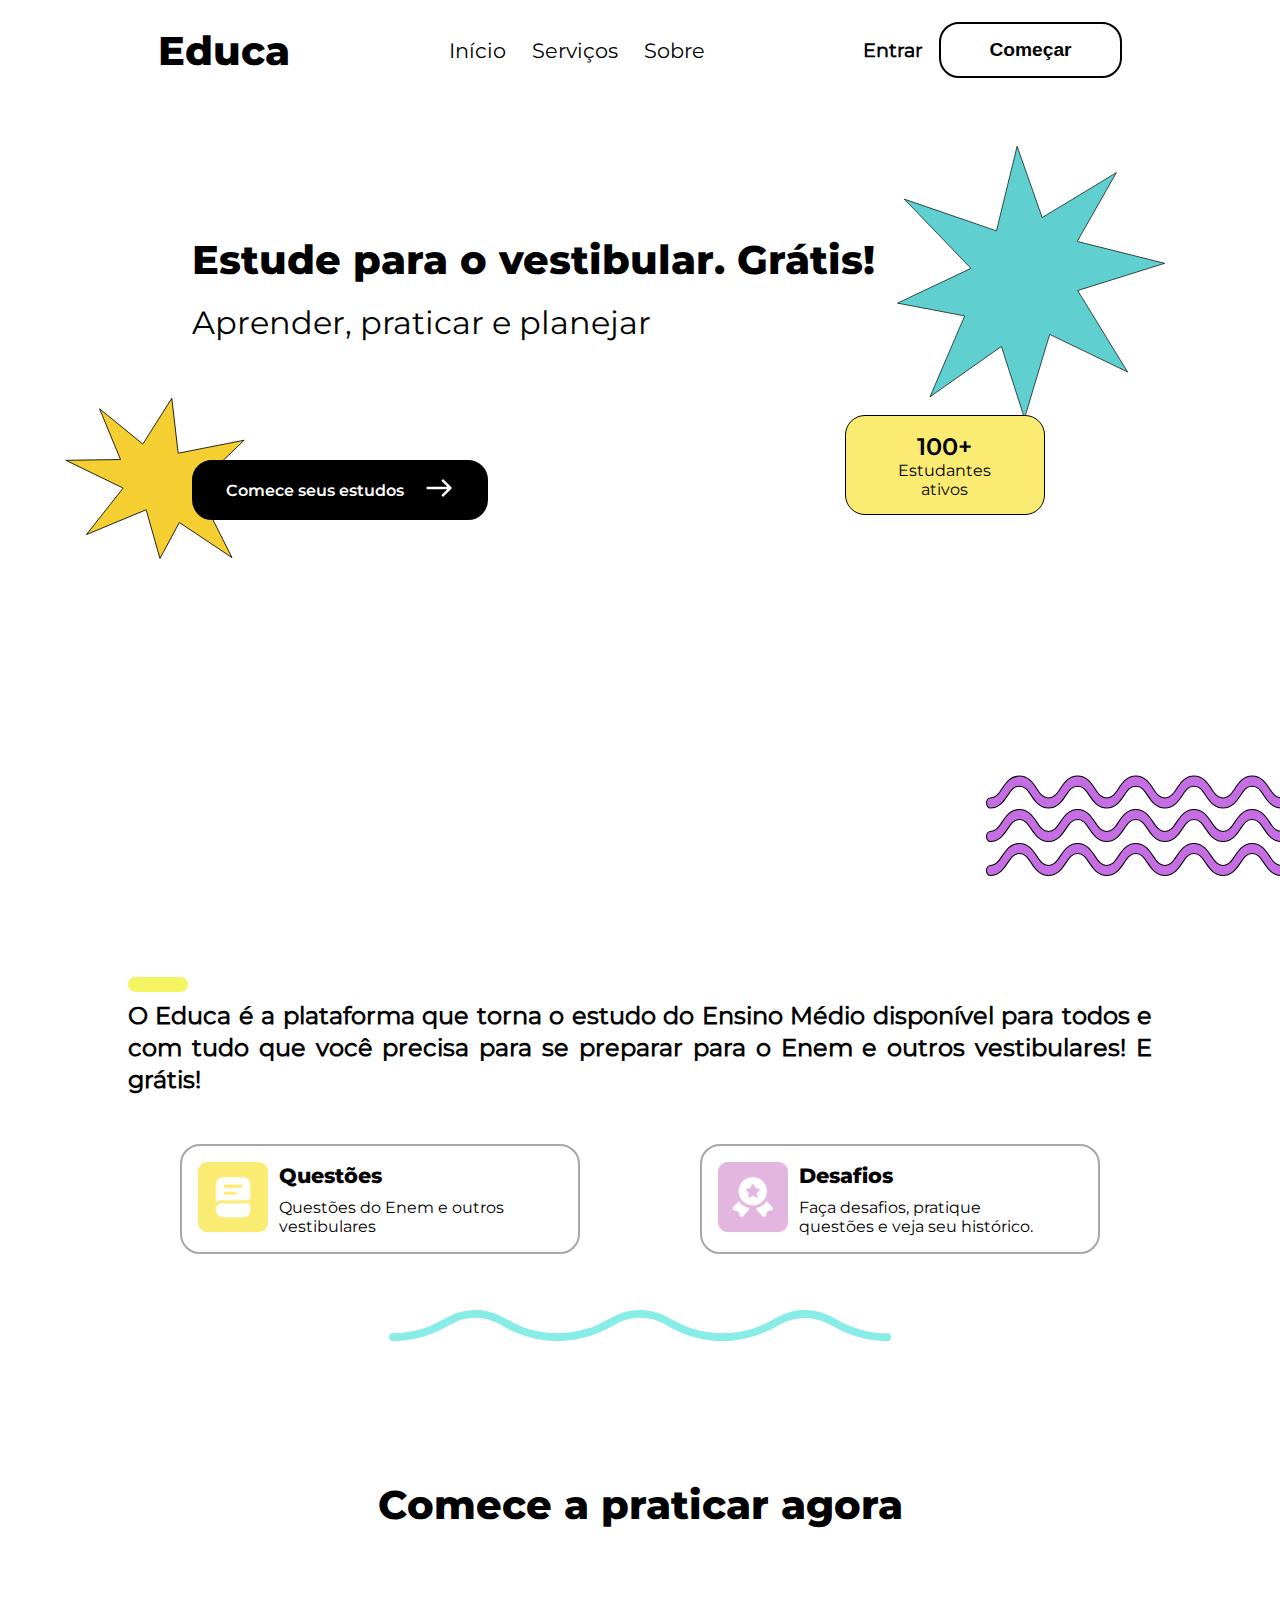
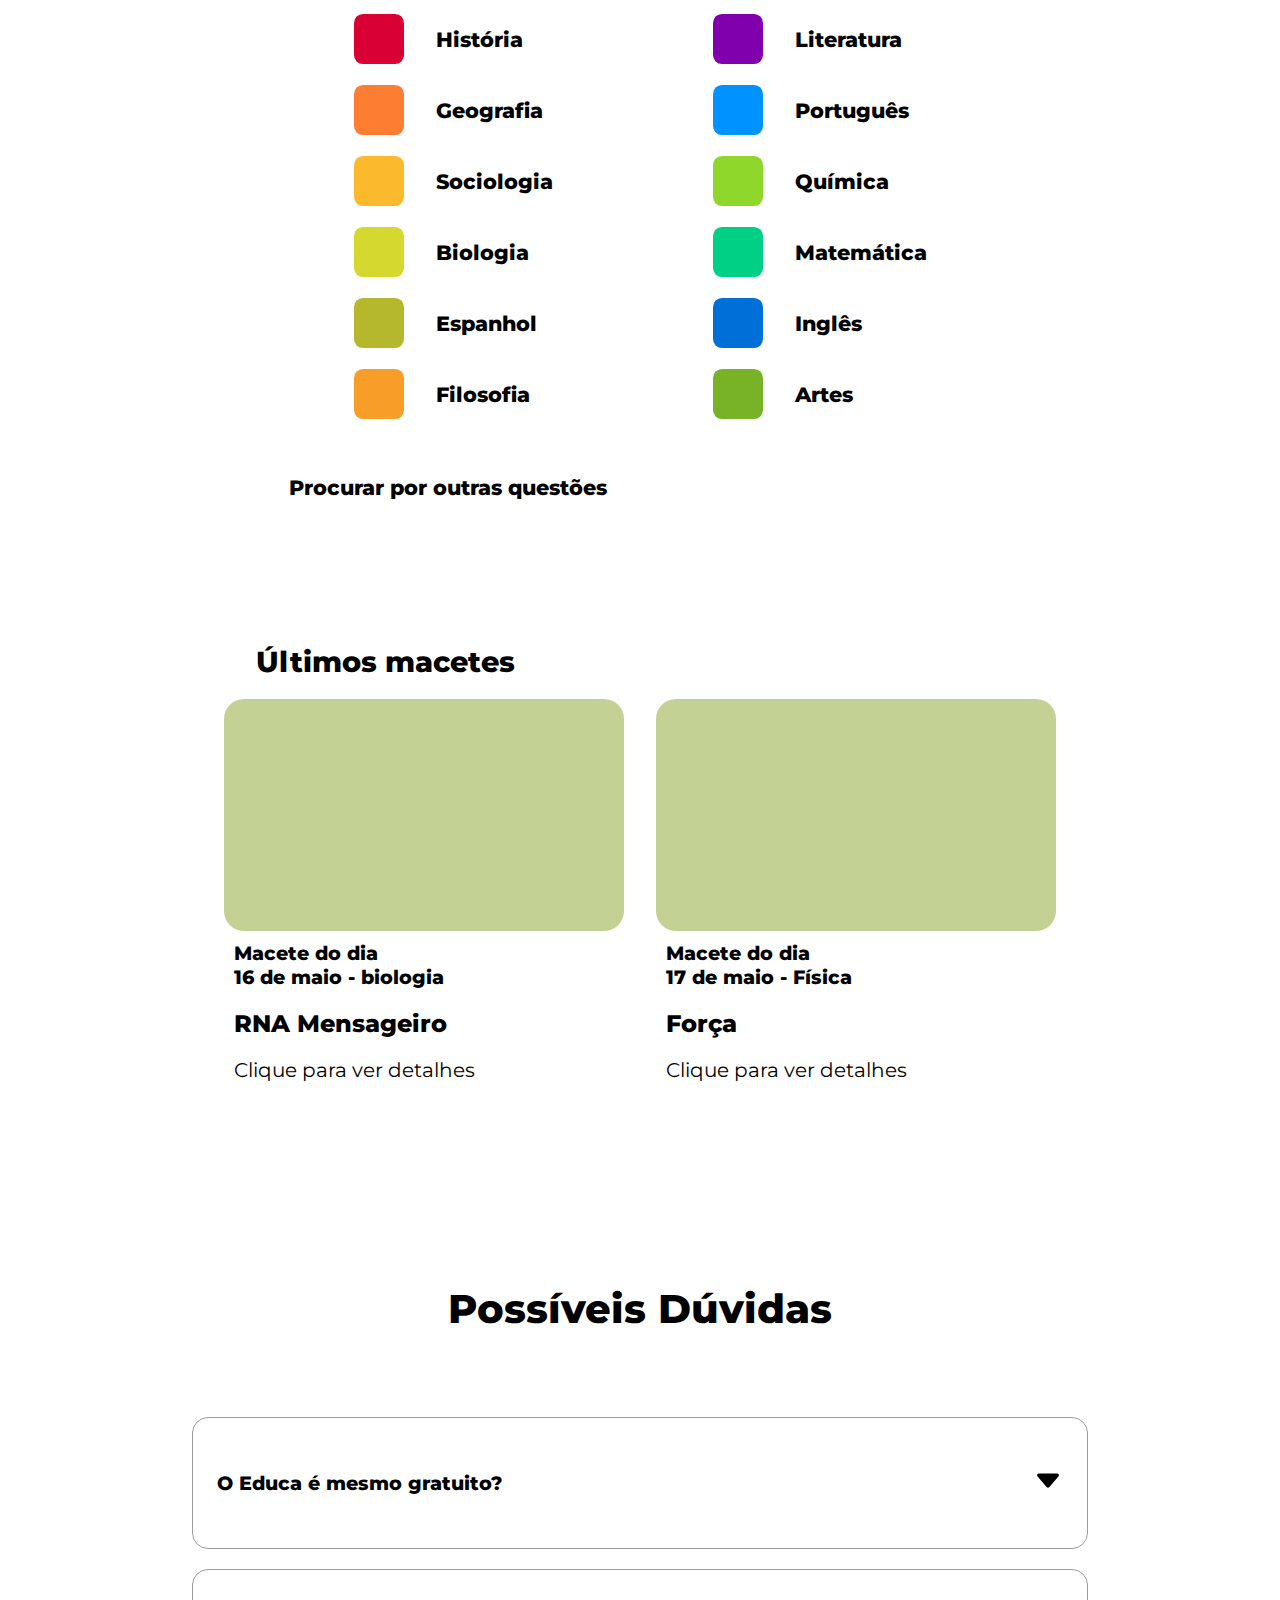
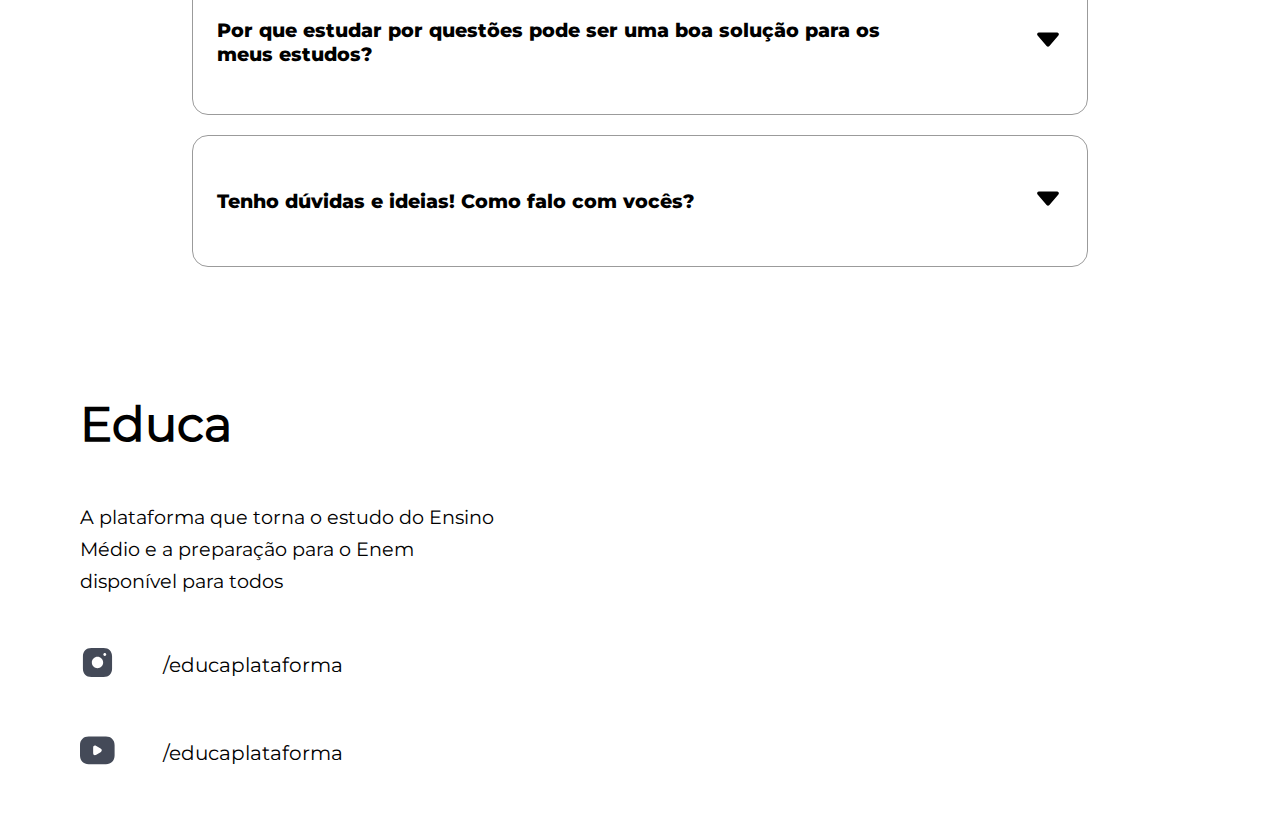
<file: index.html>
<!DOCTYPE html>
<html lang="pt-br">
<head>
  <meta charset="UTF-8">
  <meta http-equiv="X-UA-Compatible" content="IE=edge">
  <meta name="description" content="landing page">
  <meta name="keywords" content="acadêmico, educacional">
  <meta name="viewport" content="width=device-width, initial-scale=1.0">
  <title>Início — Educa</title>
  <link rel="stylesheet" href="CSS/main.css">
  <link rel="stylesheet" href="Assets/import.css">
  <link rel="stylesheet" href="CSS/querieMain.css">
</head>
<body>
  <header class="layout_header">
    <nav class="layout_container_header">
      <div id="side_button">
        <img src="Assets/svg/Ícone do Menu.svg" alt="" id="button_main">
      </div>
      <div class="layout_itens_header logo_header bold">Educa</div>
      <div class="layout_itens_header">
        <ol class="layout_list_header">
          <a href="#"><li class="components_itens_header">Início</li></a>
          <a href="#"><li class="components_itens_header" id="sobre">Serviços</li></a>
          <a href="#link_1"><li class="components_itens_header">Sobre</li></a>
        </ol>
      </div>
      <div id="span_container">
        <span class="component_span_header"><a href="/html/páginaDeLogin.html">Entrar</a></span>
      </div>
      <div class="layout_itens_header button_container_header">
        <span class="component_span_header"><a href="/html/páginaDeLogin.html">Entrar</a></span>
        <a href="./html/cadastro.html"><button class="component_button_header">
          Começar
        </button></a>
      </div>
    </nav>
  </header>

  <div class="layout_hidden_sobre" id="about">
    <div class="container_0">    <h1 class="semiBold h1_sobre">Nossos serviços</h1>
      <figure class="x_sobre">
        <img src="Assets/svg/x.svg" alt="" class="x_sobre_svg">
      </figure>
    </div>
    <div class="container_1">
      <p>Nossos serviços no Educa são projetados para tornar o estudo do Ensino Médio acessível e eficaz para todos os estudantes que desejam se preparar para o Enem e outros vestibulares. Com o objetivo de promover a igualdade de oportunidades educacionais, estamos comprometidos em oferecer recursos de alta qualidade de forma gratuita.</p>
    </div>
    <hr>
    <div class="container_2">
      <div class="container_3">
        <h1 class="semiBold h1_sobre">Está pronto para começar?</h1>
        <p>Prepare-se para decolar rumo à sua aprovação junto conosco!</p>
      </div>
      <div>
        <a href="./html/DentroDaPlataforma(dashboard).html">
          <button class="button_sobre semiBold">
            Quero iniciar
          </button>
        </a>
      </div>
    </div>
  </div>

  <div class="layout_sidebar">
    <div class="layout_container_title_side">
      <a href="#"><h1 class="bold component_title_side">Educa</h1></a>
      <figure>
        <img src="Assets/svg/Ícone do Menu.svg" alt="" class="component_svg_side">
      </figure>
    </div>
    <div class="layout_container_itens_side">
      <ol class="layout_container_sidebar_list">
        <a href="#"><li class="component_item_side semiBold">Início</li></a>
        <a href="#"><li class="component_item_side semiBold" id="sobre_2">Serviços</li></a>
        <a href="#"><li class="component_item_side semiBold">Sobre</li></a>
      </ol>
    </div>
  </div>
<main class="layout_main">
    <!-- Div responsável pela a parte principal da página -->
  <section class="layout_container_main_content">
      
  <a href="./html/DentroDaPlataforma(dashboard).html">
    <div class="layout_container_button_main_content">
        <button class="component_button_content">
          <p class="component_text_main_content semiBold">Comece seus estudos</p>
          <figure class="component_svg_button_main_content">
            <img src="Assets/svg/arrow_forward.svg" alt="">
          </figure>
        </button>
    </div>
  </a>

    <div class="layout_svg_content_1">
      <figure>
        <img src="Assets/svg/vector.svg" alt="" class="component_main_content_svg_1">
      </figure>
    </div>

    <div class="layout_svg_content_2">
      <figure>
        <img src="Assets/svg/vector1.svg" alt="" class="component_main_content_svg_2">
      </figure>
    </div>
  <div class="layout_adicional_info_main">
    <h1 class="semiBold">100+</h1>
    <p>
      Estudantes
      <br>
      ativos
    </p>
  </div>
    <div class="layout_svg_content_3">
        <figure class="layout_svgs">
          <img src="Assets/svg/vector3.svg" alt="" class="component_main_content_svg_3">
          <img src="Assets/svg/vector4.svg" alt="" class="component_main_content_svg_3">
          <img src="Assets/svg/vector4.svg" alt="" class="component_main_content_svg_3">
        </figure>
    </div>
    <div class="layout_main_content">
      <div class="layout_container_text_main_content">
        <p class="component_text_content bold">Estude para o vestibular. Grátis!</p>
        <br>
        <span class="component_span_content">Aprender, praticar e planejar</span>
    </div>
  </section>
  <section class="layout_description_container_content">
      <div class="layout_separator_description"></div>
      <div class="layout_text_description_container_content">
        <p class="component_text_descript_content" id="link_1">O Educa é a plataforma que torna o estudo do Ensino Médio disponível
          para todos e com tudo que você precisa para se preparar para o Enem
          e outros vestibulares! E grátis!</p>
      </div>
      <div class="layout_container_apresentacao">
        <div class="layout_container_questions">
          <figure class="layout_container_img_questions">
            <img src="Assets/svg/container_question.png" alt="" class="component_img_apresentacao">
          </figure>
          <figcaption class="layout_container_description_aprensetacao">
            <h1 class="component_title_apresentacao bold">
              Questões
            </h1>
            <p class="component_text_apresentacao">
              Questões do Enem e outros vestibulares
            </p>
          </figcaption>
        </div>
        <div class="layout_container_questions">
          <figure class="layout_container_img_questions">
            <img src="Assets/svg/container_chanlenger.png" alt="" class="component_img_apresentacao">
          </figure>
          <figcaption class="layout_container_description_aprensetacao">
            <h1 class="component_title_apresentacao bold">
              Desafios
            </h1>
            <p class="component_text_apresentacao">
              Faça desafios, pratique questões e veja seu histórico.
            </p>
          </figcaption>
        </div>
      </div>
    </section>
    <section class="layout_divisoria">
      <figure class="layout_line_container">
        <img src="Assets/svg/line_.svg" alt="" class="component_line">
      </figure>
    </section>
    <section class="layout_materias">
      <div class="layout_container_title_materias">
        <h1 class="component_title_materias bold">Comece a praticar agora</h1>
      </div>
      <div class="list_container">
        <ol class="layout_list_materia bold">
          <li class="component_materia_rect">
            <div class="component_rect_color historia"></div>
            História</li>
          <li class="component_materia_rect">
            <div class="component_rect_color geografia"></div>
            Geografia</li>
          <li class="component_materia_rect">
            <div class="component_rect_color sociologia"></div>
            Sociologia</li>
          <li class="component_materia_rect">
            <div class="component_rect_color biologia"></div>
            Biologia</li>
          <li class="component_materia_rect">
            <div class="component_rect_color espanhol"></div>
            Espanhol</li>
          <li class="component_materia_rect">
            <div class="component_rect_color filosofia"></div>
            Filosofia</li>
          <li class="component_materia_rect">
            <div class="component_rect_color literatura"></div>
            Literatura</li>
          <li class="component_materia_rect">
            <div class="component_rect_color portugues"></div>
            Português</li>
          <li class="component_materia_rect">
            <div class="component_rect_color quimica"></div>
            Química</li>
          <li class="component_materia_rect">
            <div class="component_rect_color matematica"></div>
            Matemática</li>
          <li class="component_materia_rect">
            <div class="component_rect_color ingles"></div>
            Inglês</li>
          <li class="component_materia_rect">
            <div class="component_rect_color artes"></div>
            Artes</li>
        </ol>
        <div class="layout_others">
          <a href="./html/DentroDaPlataforma(questões).html" target="_blank"><span class="component_span_others bold">Procurar por outras questões</span></a>
        </div>
      </div>
    </section>

    <section class="layout_dicas">
      <div class="layout_container_title_dicas">
        <h1 class="component_title_dicas bold">Últimos macetes</h1>
      </div>
      <div class="layout_container_cards_dicas">
        <div class="component_cards">
          <figure class="layout_container_img_dicas">
            <div class="component_img_dicas"></div>
          </figure>
          <figcaption class="layout_container_description_dicas">
            <h1 class="component_title_description_dicas bold">Macete do dia 
            <br> 
            <span class="bold">16 de maio - biologia</span>
            </h1>
            <h2 class="component_title_description_dicas_2 bold">RNA Mensageiro</h2>
            <p class="componeont_text_description">Clique para ver detalhes</p>
          </figcaption>
        </div>
        <div class="component_cards">
          <figure class="layout_container_img_dicas">
            <div class="component_img_dicas"></div>
          </figure>
          <figcaption class="layout_container_description_dicas">
            <h1 class="component_title_description_dicas bold">Macete do dia
            <br>
              <span class="bold">17 de maio - Física</span>
            </h1>
            <h2 class="component_title_description_dicas_2 bold">Força</h2>
            <p class="componeont_text_description">Clique para ver detalhes</p>
          </figcaption>
        </div>
      </div>
      <section class="layout_modal">
        <header class="layout_container_header_modal">
          <h1 class="component_title_modal bold">Biologia</h1>
          <figure id="x">
            <img src="../Assets/svg/x.svg" alt="" class="component_x">
          </figure>
        </header>
        <p class="component_text_modal">
          As 3 trincas que jamais poderão terminar uma fita de RNAM serão
          <br>
          <br>
          <span class="bold">
            UAA
          </span>
          <br>
          <span class="bold">
            UAG
          </span>
          <br>
          <span class="bold">
            UGA
          </span>
          <br>
          <br>
          <span class="bold">U Amor Amado</span>
          <br>
          <span class="bold">U Amor Gamado</span>
          <br>
          <span class="bold">U Gamado Amor</span>
          <br>
        </p>
        <a href="./html/DentroDaPlataforma(questões).html"><p class="component_text_modal">Quero ir direto para as questões!</p></a>
        <footer class="layout_rodape_modal">
          <button class="layout_bottom_modal">
            <p class="component_text_modal_button semiBold">Concluído</p>
            <figure class="arrow_modal">
              <img src="../Assets/svg/arrow_forward.svg" alt="" >
            </figure>
          </button>
        </footer>
      </section>

      <section class="layout_modal">
        <header class="layout_container_header_modal">
          <h1 class="component_title_modal bold">Física</h1>
          <figure id="x">
            <img src="../Assets/svg/x.svg" alt="" class="component_x">
          </figure>
        </header>
        <p class="component_text_modal">
          <span class="bold">Fama</span>
          <span class="bold">
            F = m . a
          </span>
        </p>
        <a href="./html/DentroDaPlataforma(questões).html"><p class="component_text_modal">Quero ir direto para as questões!</p></a>
        <footer class="layout_rodape_modal">
          <button class="layout_bottom_modal">
            <p class="component_text_modal_button semiBold">Concluído</p>
            <figure class="arrow_modal">
              <img src="../Assets/svg/arrow_forward.svg" alt="" >
            </figure>
          </button>
        </footer>
      </section>
    </section>

    <section class="layout_container_duvidas">
      <h1 class="component_title_duvidas bold">Possíveis Dúvidas</h1>
      <div class="layout_dropdown_container">
        <div class="layout_title_dropdown">
          <p class="component_text_duvidas bold">
            O Educa é mesmo gratuito?
          </p>
          <figure class="layout_container_svg_duvidas">
            <img src="Assets/svg/caret-down-fill.svg" alt="" class="component_svg_duvidas">
          </figure>
        </div>
        <div class="layout_container_hidden">
          <p class="component_text_hidden">
            Sim! Todas as questões e conteúdos do Educa são gratuitos e sempre serão gratuitos para os alunos. Queremos ajudar a maior quantidade possível de estudantes a superar seus desafios para o Enem e outros vestibulares e ficamos felizes que você esteja aqui conosco!
          </p>
        </div>
      </div>
      <div class="layout_dropdown_container">
        <div class="layout_title_dropdown">
          <p class="component_text_duvidas bold">
            Por que estudar por questões pode ser uma boa
            solução para os meus estudos?
          </p>
          <figure class="layout_container_svg_duvidas">
            <img src="Assets/svg/caret-down-fill.svg" alt="" class="component_svg_duvidas">
          </figure>
        </div>
        <div class="layout_container_hidden">
          <p class="component_text_hidden">
            Estudar por questões é um dos alicerces fundamentais para fixar o conteúdo aprendido durante a teoria. Além disso, o ENEM e outros vestibulares utilizam linguagens e assuntos que se repetem a cada ano. Ao praticar com as questões anteriores, você treina o seu desempenho a partir de tais linguagens e assuntos que já foram abordados.
          </p>
        </div>
      </div>
      <div class="layout_dropdown_container">
        <div class="layout_title_dropdown">
          <p class="component_text_duvidas bold">
            Tenho dúvidas e ideias! Como falo com vocês?
          </p>
          <figure class="layout_container_svg_duvidas">
            <img src="Assets/svg/caret-down-fill.svg" alt="" class="component_svg_duvidas">
          </figure>
        </div>
        <div class="layout_container_hidden">
          <p class="component_text_hidden">
            Gostamos desse ânimo e adoramos estar em contato com vocês, estudantes e professores! Envie todas as dúvidas, ideias, opiniões para nosso time pelo nosso canal de ajuda, aguardamos ansiosos!
          </p>
        </div>
      </div>

    </section>
  </main>
  <footer class="layout_rodapé">
    <div class="layout_container_title_footer">
      <h1 class="component_title_footer">Educa</h1>
    </div>
    <div class="layout_container_text_footer">
      A plataforma que torna o estudo do
      Ensino Médio e a preparação para o 
      Enem disponível para todos
    </div>
  <div class="layout_container_list_footer">
      <ol class="layout_list_footer">
        <li class="component_item_footer">
          <figure>
            <img src="Assets/svg/instagram.svg" alt="" class="component_svg_footer">
          </figure>
          <p>
            <a href="#">/educaplataforma</a>

          </p>
        </li>
        <li class="component_item_footer">
          <figure>
            <img src="Assets/svg/youtuber.svg" alt="" class="component_svg_footer youtube">
          </figure>
          <p>
            <a href="#">/educaplataforma</a>
          </p>
        </li>
      </ol>
    </div>
  </footer>
  <script src="JavaScript/script.js"></script>
</body>
</html>
</file>
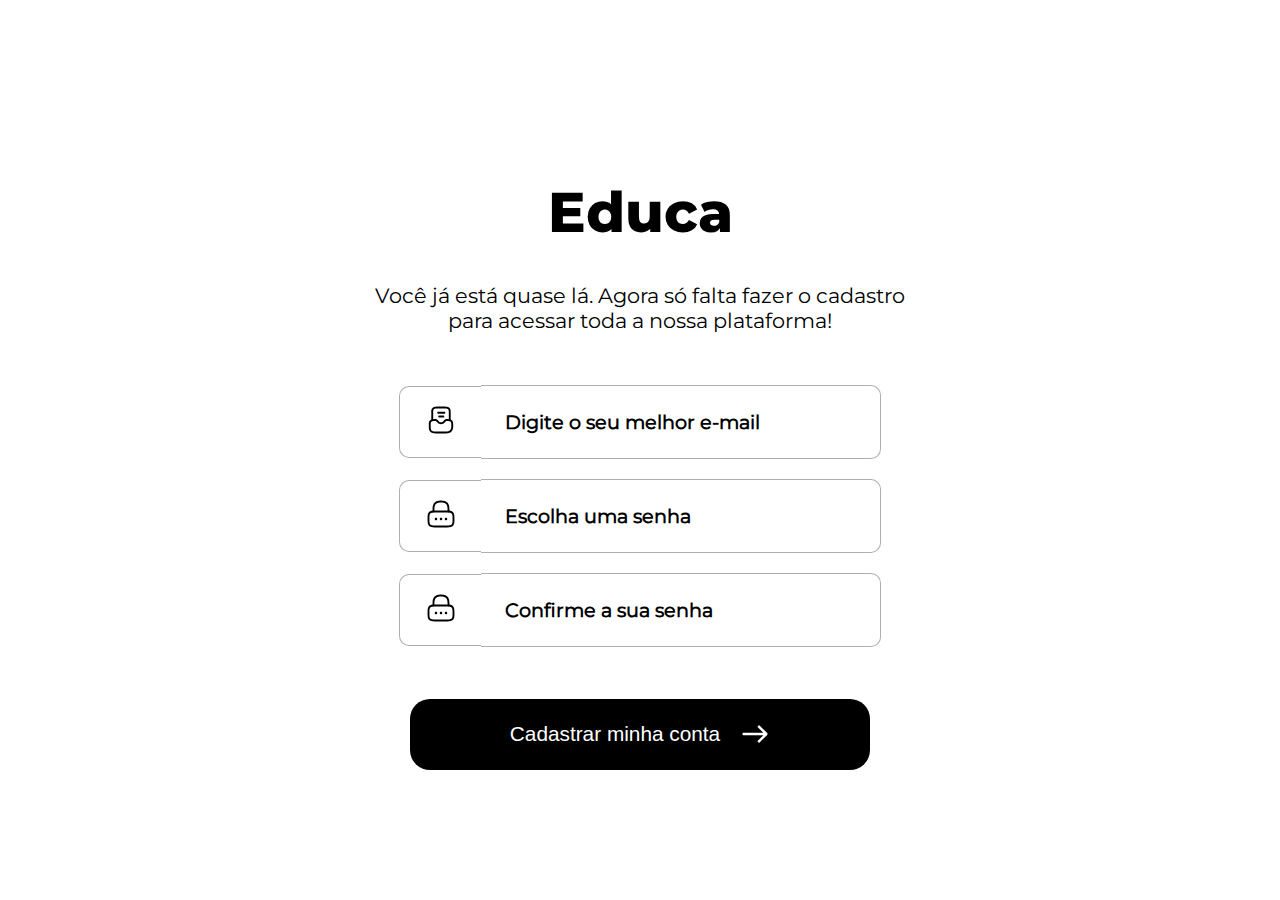
<file: html/cadastro.html>
<!DOCTYPE html>
<html lang="pt-br">
<head>
  <meta charset="UTF-8">
  <meta name="viewport" content="width=device-width, initial-scale=1.0">
  <title>Cadastro — Educa</title>
  <link rel="stylesheet" href="../CSS/login.css">
  <link rel="stylesheet" href="../Assets/import.css">
  <link rel="stylesheet" href="../CSS/querieLogin.css">
</head>
<body>
  <div class="layout_main">
    <div class="layout_container_first_text"> 
      <h1 class="component_title_login bold">Educa</h1>
      <p class="component_text_login">
        Você já está quase lá. Agora só falta fazer o cadastro
        <br>
        para acessar toda a nossa plataforma!</p>
    </div>
    <div class="layout_container_input">
      <div class="layout_input">
        <figure class="layout_container_svg_input strange">
          <img src="../Assets/svg/directboxnotif.svg" alt="" class="component_svg_input ">
        </figure>
        <input type="email" name="input" id="email" class="component_input regular" placeholder="Digite o seu melhor e-mail">
      </div>
      <div class="layout_input">
        <figure class="layout_container_svg_input">
          <img src="../Assets/svg/lock1.svg" alt="" class="component_svg_input">
        </figure>
        <input type="password" name="input" id="password" class="component_input regular" placeholder="Escolha uma senha">
      </div>
      <div class="layout_input">
        <figure class="layout_container_svg_input">
          <img src="../Assets/svg/lock1.svg" alt="" class="component_svg_input">
        </figure>
        <input type="password" name="input" id="password_2" class="component_input regular" placeholder="Confirme a sua senha">
      </div>
    </div>
    <div class="layout_container_button">
      <button class="layout_button">
        <p class="component_text_button">Cadastrar minha conta</p>
        <img src="../Assets/svg/arrow_forward.svg" alt="" class="component_svg_button">
      </button>
    </div>
  </div>
  <script src="../JavaScript/valid.js"></script>
</body>
</html>
</file>
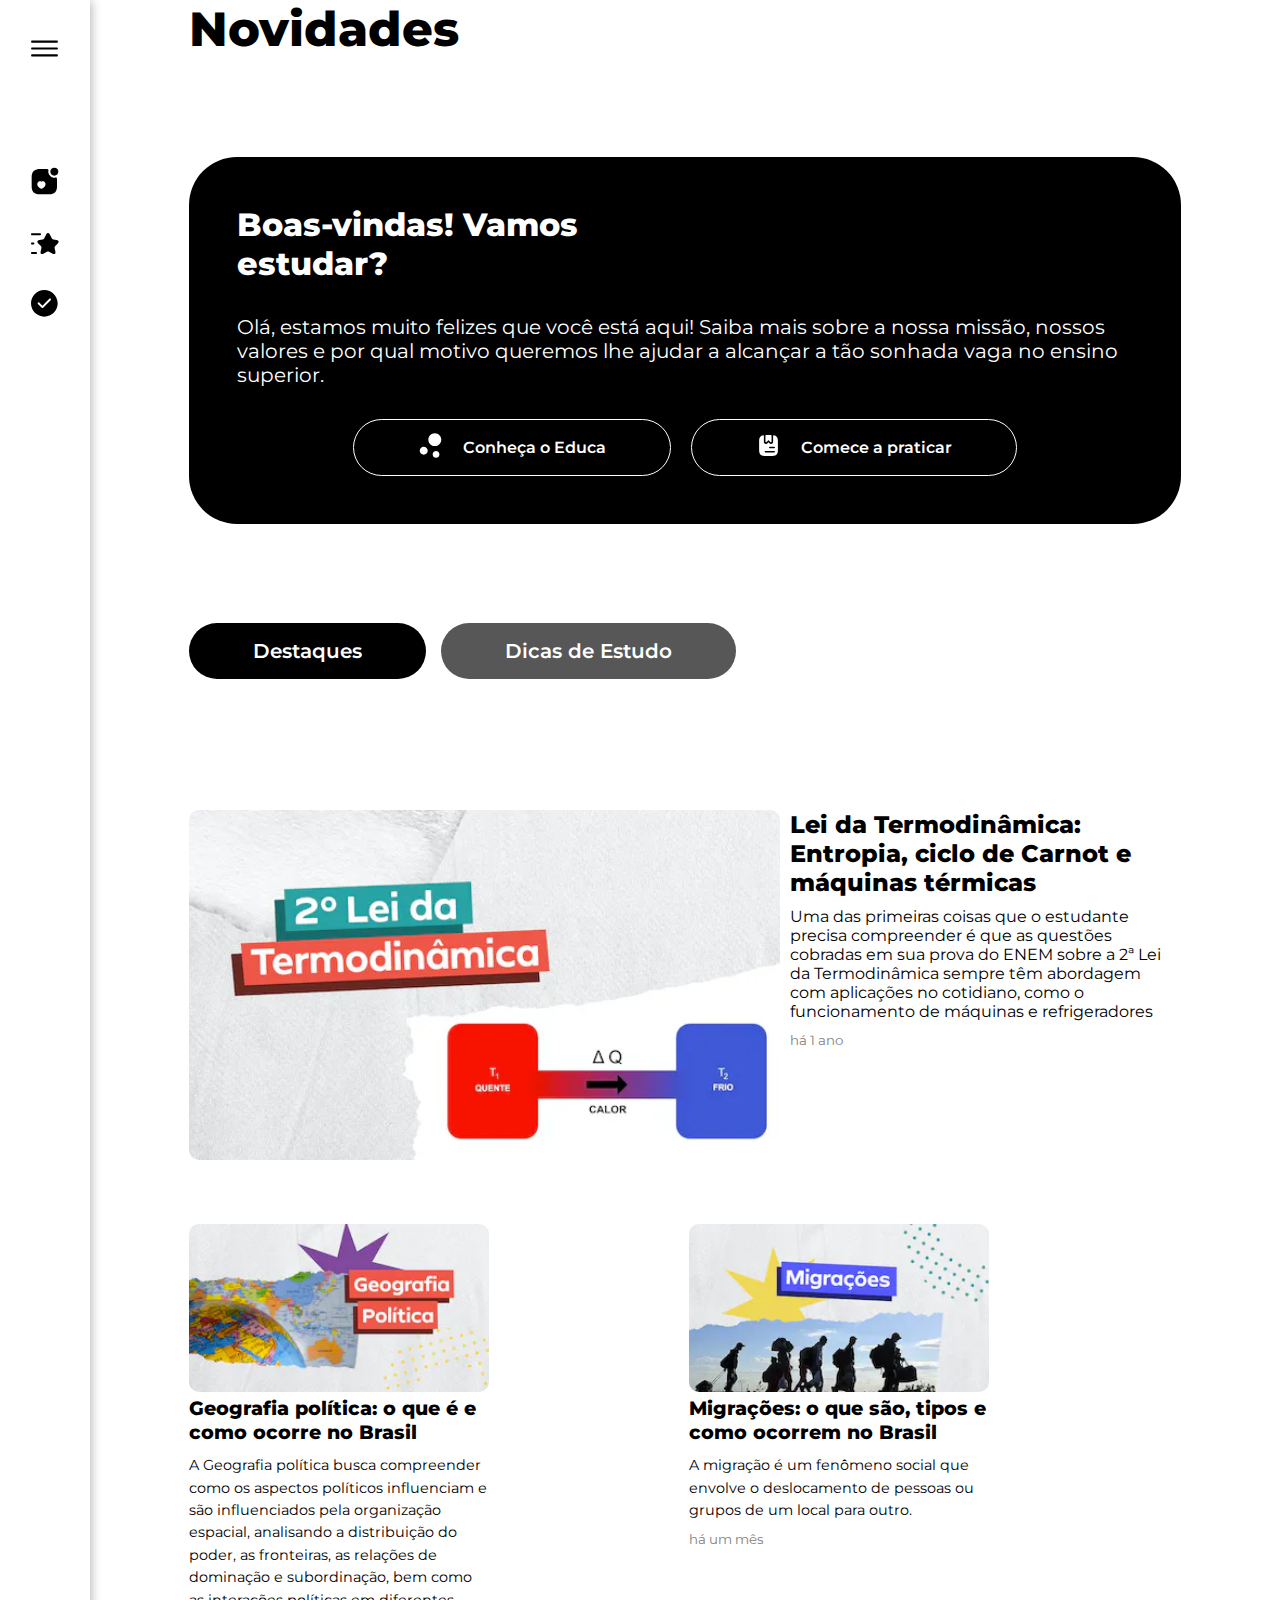
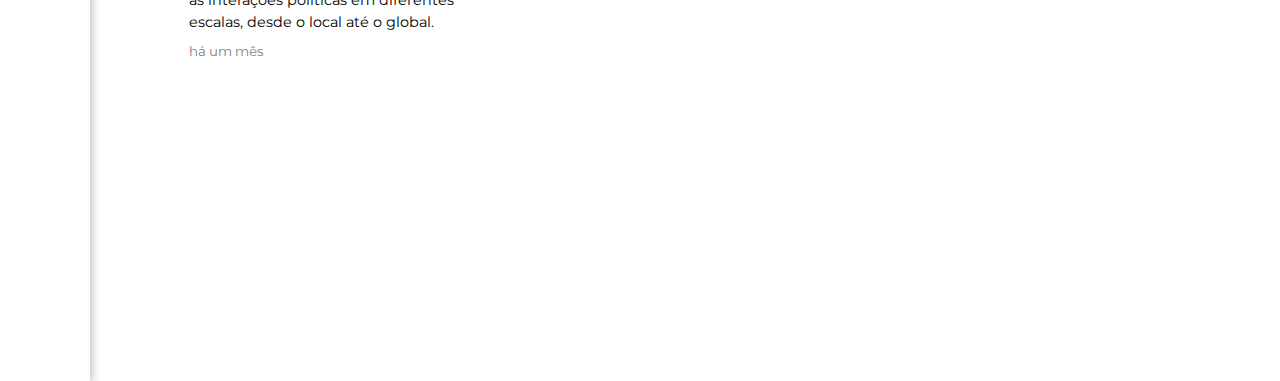
<file: html/DentroDaPlataforma(dashboard).html>
<!DOCTYPE html>
<html lang="pt-br ">
<head>
  <meta charset="UTF-8">
  <meta name="viewport" content="width=device-width, initial-scale=1.0">
  <title>Dashboard — Educa</title>
  <link rel="stylesheet" href="../Assets/import.css">
  <link rel="stylesheet" href="../CSS/dashboard.css">
  <link rel="stylesheet" href="../CSS/sidebar.css">
  <link rel="stylesheet" href="../CSS/querieDashboard.css">
  <link rel="stylesheet" href="../CSS/querieSideBar.css">
</head>
<body id="body">
  <div class="layout_sidebar_visible altura">
    <div class="layout_container_svg grow">
      <figure>
        <img src="../Assets/svg/Ícone do Menu.svg"  class="component_svg_sidebar" alt="" id="sidebar_button">
      </figure>
    </div>
    <div class="layout_container_svg">
      <figure>
        <a href="./DentroDaPlataforma(dashboard).html"><img src="../Assets/svg/notificationfavorite.svg" class="component_svg_sidebar" alt=""></a>
      </figure>
    </div>
    <div class="layout_container_svg">
      <figure>
        <a href="./DentroDaPlataforma(meu desempenho).html"><img src="../Assets/svg/star.svg" class="component_svg_sidebar" alt=""></a>
      </figure>
    </div>
    <div class="layout_container_svg">
      <figure>
        <a href="./DentroDaPlataforma(questões).html"><img src="../Assets/svg/check.svg"  class="component_svg_sidebar"alt=""></a>
      </figure>
    </div>
  </div>
  <!-- Sidebar não vísivel-->
  <div class="layout_sidebar_hidden">
    <div class="layout_container_title_sidebar_hidden">
      <a href="#"><h1 class="component_title_sidebar_hidden bold">Educa</h1></a>
      <figure>
        <img src="../Assets/svg/Ícone do Menu.svg" alt="" class="component_menu" id="back_button">
      </figure>
    </div>
    <div class="layout_container_elements">
      <div class="layout_item_menu_sidebar_hidden">
        <figure>
          <a href="./DentroDaPlataforma(dashboard).html"><img src="../Assets/svg/notificationfavorite.svg" alt="" class="component_svg_hidden"></a>
        </figure>
        <a href="./DentroDaPlataforma(dashboard).html"><span class="component_svg_span_hidden semiBold">Novidades</span></a>
      </div>
      <div class="layout_item_menu_sidebar_hidden">
        <figure>
          <a href="./DentroDaPlataforma(meu desempenho).html"><img src="../Assets/svg/star.svg" alt="" class="component_svg_hidden"></a>
        </figure>
        <a href="./DentroDaPlataforma(meu desempenho).html"><span class="component_svg_span_hidden semiBold">Meu Desempenho</span></a>
      </div>
      <div class="layout_item_menu_sidebar_hidden">
        <figure>
          <a href="./DentroDaPlataforma(questões).html"><img src="../Assets/svg/check.svg" alt="" class="component_svg_hidden"></a>
        </figure>
        <a href="./DentroDaPlataforma(questões).html"><span class="component_svg_span_hidden semiBold">Questões</span></a>
      </div>
    </div>
    <div class="layout_materia">
      <div class="layout_main_materia">
        <figure><img src="../Assets/svg/cub.svg" alt=""></figure>
        <p class="semiBold">Disciplinas</p>
      </div>
      <ol class="layout_list_materia">
        <li class="component_materia_hidden medium">
          <div class="historia color"></div>História</li>
        <li class="component_materia_hidden medium">
          <div class="geografia color"></div>Geografia</li>
        <li class="component_materia_hidden medium">
          <div class="filosofia color"></div>Filosofia</li>
        <li class="component_materia_hidden medium">
          <div class="sociologia color"></div>Sociologia</li>
        <li class="component_materia_hidden medium">
          <div class="biologia color"></div>Biologia</li>
        <li class="component_materia_hidden medium">
          <div class="espanhol color"></div>Espanhol</li>
        <li class="component_materia_hidden medium">
          <div class="literatura color"></div>Literatura</li>
        <li class="component_materia_hidden medium">
          <div class="ingles color"></div>Inglês</li>
        <li class="component_materia_hidden medium">
          <div class="portugues color"></div>Português</li>
        <li class="component_materia_hidden medium">
          <div class="matematica color"></div>Matemática</li>
        <li class="component_materia_hidden medium">
          <div class="quimica color"></div>Química</li>
        <li class="component_materia_hidden medium">
          <div class="artes color"></div>Artes</li>
      </ol>
    </div>
  </div>

  <section class="layout_modal">
    <header class="layout_container_header_modal">
      <h1 class="component_title_modal bold">Sobre</h1>
      <figure id="x">
        <img src="../Assets/svg/x.svg" alt="" class="component_x">
      </figure>
    </header>
    <p class="component_text_modal">Seja bem-vindo(a) ao <b>Educa</b>, a plataforma abrangente e gratuita que está revolucionando o estudo do Ensino Médio! Nosso objetivo é proporcionar a você uma experiência de aprendizado completa, preparando-o para o Enem e outros vestibulares de forma eficaz e acessível.</p>
    <p class="component_text_modal">No <b>Educa</b>, você encontrará recursos educacionais de alta qualidade, desenvolvidos por especialistas em cada área do conhecimento. Nossos livros e materiais didáticos digitais, questões de prática e simulados são projetados para ajudá-lo a dominar os temas-chave e a aprimorar suas habilidades de resolução de questões.</p>
    <p class="component_text_modal">Estamos comprometidos em democratizar o acesso à educação de qualidade. Acreditamos que todos os estudantes merecem a oportunidade de alcançar o sucesso acadêmico, independentemente de suas circunstâncias. <b class="bold">Por isso, o Educa é gratuito, para que todos possam se beneficiar!</b></p>
    <footer class="layout_rodape_modal">
      <button class="layout_bottom_modal" id="done">
        <p class="component_text_modal_button semiBold">Concluído</p>
        <figure class="arrow_modal">
          <img src="../Assets/svg/arrow_forward.svg" alt="" >
        </figure>
      </button>
    </footer>
  </section>

  <div class="layout_extra_info">
    <div class="layout_container_title_extra">
      <h1 class="component_title_extra bold">Novidades</h1>
    </div>
    <div class="layout_main_container_extra">
      <div class="layout_title_main_container_extra">
        <h1 class="component_title_main_extra bold">
          Boas-vindas! Vamos
          <br>
          estudar?</h1>
      </div>
      <div class="layout_text_main_container_extra">
        <p class="component_text_extra">Olá, estamos muito felizes que você está aqui! Saiba mais sobre
          a nossa missão, nossos valores e por qual motivo queremos lhe
          ajudar a alcançar a tão sonhada vaga no ensino superior.</p>
      </div>
      <div class="layout_container_button_main_extra">
        <button class="layout_button_extra" id="extra">
          <figure>
            <img src="../Assets/svg/triple_ball.svg" alt="" class="component_svg_extra">
          </figure>
          <p class="semiBold">Conheça o Educa</p>
        </button>
        <a href="./DentroDaPlataforma(questões).html">
          <button class="layout_button_extra">
            <figure>
              <img src="../Assets/svg/archivebook.svg" alt="" class="component_svg_extra">
            </figure>
            <p class="semiBold">Comece a praticar</p>
          </button>
        </a>
      </div>
    </div>
    <div class="layout_more_buttons_container">
      <button class="component_more_button semiBold" id="destaque">Destaques</button>
      <button class="component_more_button semiBold" id="dica">Dicas de Estudo</button>
    </div>
    <!-- Trabalhando agora -->
    <div class="container_more_infos">
      <div class="container_main_more_infos">
        <figure class="container_fig_img">
          <img src="../Assets/img/banner_more_1.png" alt="" class="img_more">
        </figure>
        <figcaption class="figcaption_more">
          <h1 class="bold" id="title_banner_main">
            Lei da Termodinâmica: Entropia, ciclo de Carnot e máquinas térmicas
          </h1>
          <p class="text_more" id="text_banner_main">
            Uma das primeiras coisas que o estudante precisa compreender é que as questões cobradas em sua prova do ENEM sobre a 2ª Lei da Termodinâmica sempre têm abordagem com aplicações no cotidiano, como o funcionamento de máquinas e refrigeradores
          </p>
          <small class="small_more ">
            há 1 ano
          </small>
        </figcaption>
      </div>
      <div class="container_banners" id="banner_mini_1">
        <div class="container_info_mores">
          <figure class="figure_container_more">
            <img src="../Assets/img/banner_mini_more_1.png" alt="" id="img_banner" class="banner_more">
          </figure>
          <figcaption class="fig_container_text">
            <h1 class="title_banner_mini bold" id="title_banner">Geografia política: o que é e como ocorre no Brasil</h1>
            <p class="text_banner_mini" id="text_banner">
              A Geografia política busca compreender como os aspectos políticos influenciam e são influenciados pela organização espacial, analisando a distribuição do poder, as fronteiras, as relações de dominação e subordinação, bem como as interações políticas em diferentes escalas, desde o local até o global.
            </p>
            <small class="small_more">
              há um mês
            </small>
          </figcaption>
        </div>
        <div class="container_info_mores" id="mini_2">
          <figure class="figure_container_more">
            <img src="../Assets/img/banner_mini_more_2.png" alt="" class="banner_more">
          </figure>
          <figcaption class="fig_container_text">
            <h1 class="bold title_banner_mini">Migrações: o que são, tipos e como ocorrem no Brasil</h1>
            <p class="text_banner_mini">
              A migração é um fenômeno social que envolve o deslocamento de pessoas ou grupos de um local para outro.
            </p>
            <small class="small_more">
              há um mês
            </small>
          </figcaption>
        </div>
      </div>
    </div>
  </div>
  <script src="../JavaScript/sidebar.js"></script>
  <script src="../JavaScript/dashboard.js"></script>
</body>
</html>
</file>
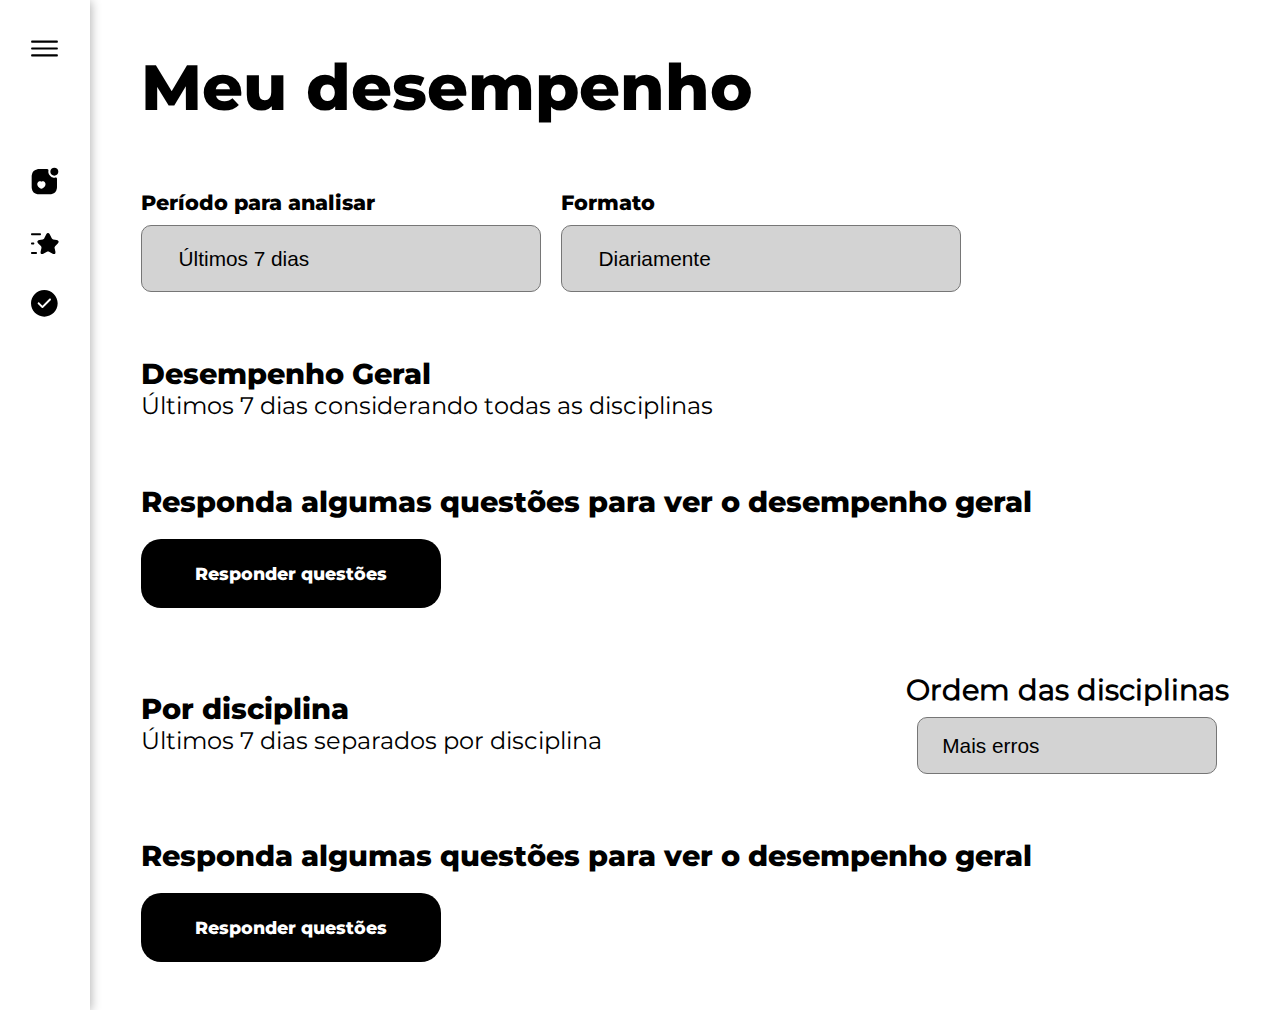
<file: html/DentroDaPlataforma(meu desempenho).html>
<!DOCTYPE html>
<html lang="en">
<head>
  <meta charset="UTF-8">
  <meta name="viewport" content="width=device-width, initial-scale=1.0">
  <title>Meu Desempenho — Educa</title>
  <link rel="stylesheet" href="../CSS/sidebar.css">
  <link rel="stylesheet" href="../CSS/desempenho.css">
  <link rel="stylesheet" href="../Assets/import.css">
  <link rel="stylesheet" href="../CSS/mediaqueries.css">
  <link rel="stylesheet" href="../CSS/querieSideBar.css">
</head>
<body>
  <div class="layout_sidebar_visible altura">
    <div class="layout_container_svg grow">
      <figure>
        <img src="../Assets/svg/Ícone do Menu.svg"  class="component_svg_sidebar" alt="" id="sidebar_button">
      </figure>
    </div>
    <div class="layout_container_svg">
      <figure>
        <a href="./DentroDaPlataforma(dashboard).html"><img src="../Assets/svg/notificationfavorite.svg" class="component_svg_sidebar" alt=""></a>
      </figure>
    </div>
    <div class="layout_container_svg">
      <figure>
        <a href="./DentroDaPlataforma(meu desempenho).html"><img src="../Assets/svg/star.svg" class="component_svg_sidebar" alt=""></a>
      </figure>
    </div>
    <div class="layout_container_svg">
      <figure>
        <a href="./DentroDaPlataforma(questões).html"><img src="../Assets/svg/check.svg"  class="component_svg_sidebar"alt=""></a>
      </figure>
    </div>
  </div>
  <!-- Sidebar não vísivel-->
  <div class="layout_sidebar_hidden">
    <div class="layout_container_title_sidebar_hidden">
      <a href="#"><h1 class="component_title_sidebar_hidden bold">Educa</h1></a>
      <figure>
        <img src="../Assets/svg/Ícone do Menu.svg" alt="" class="component_menu" id="back_button">
      </figure>
    </div>
    <div class="layout_container_elements">
      <div class="layout_item_menu_sidebar_hidden">
        <figure>
          <a href="./DentroDaPlataforma(dashboard).html"><img src="../Assets/svg/notificationfavorite.svg" alt="" class="component_svg_hidden"></a>
        </figure>
        <a href="./DentroDaPlataforma(dashboard).html"><span class="component_svg_span_hidden semiBold">Novidades</span></a>
      </div>
      <div class="layout_item_menu_sidebar_hidden">
        <figure>
          <a href="./DentroDaPlataforma(meu desempenho).html"><img src="../Assets/svg/star.svg" alt="" class="component_svg_hidden"></a>
        </figure>
        <a href="./DentroDaPlataforma(meu desempenho).html"><span class="component_svg_span_hidden semiBold">Meu Desempenho</span></a>
      </div>
      <div class="layout_item_menu_sidebar_hidden">
        <figure>
          <a href="./DentroDaPlataforma(questões).html"><img src="../Assets/svg/check.svg" alt="" class="component_svg_hidden"></a>
        </figure>
        <a href="./DentroDaPlataforma(questões).html"><span class="component_svg_span_hidden semiBold">Questões</span></a>
      </div>
    </div>
    <div class="layout_materia">
      <div class="layout_main_materia">
        <figure><img src="../Assets/svg/cub.svg" alt=""></figure>
        <p class="semiBold">Disciplinas</p>
      </div>
      <ol class="layout_list_materia">
        <li class="component_materia_hidden medium">
          <div class="historia color"></div>História</li>
        <li class="component_materia_hidden medium">
          <div class="geografia color"></div>Geografia</li>
        <li class="component_materia_hidden medium">
          <div class="filosofia color"></div>Filosofia</li>
        <li class="component_materia_hidden medium">
          <div class="sociologia color"></div>Sociologia</li>
        <li class="component_materia_hidden medium">
          <div class="biologia color"></div>Biologia</li>
        <li class="component_materia_hidden medium">
          <div class="espanhol color"></div>Espanhol</li>
        <li class="component_materia_hidden medium">
          <div class="literatura color"></div>Literatura</li>
        <li class="component_materia_hidden medium">
          <div class="ingles color"></div>Inglês</li>
        <li class="component_materia_hidden medium">
          <div class="portugues color"></div>Português</li>
        <li class="component_materia_hidden medium">
          <div class="matematica color"></div>Matemática</li>
        <li class="component_materia_hidden medium">
          <div class="quimica color"></div>Química</li>
        <li class="component_materia_hidden medium">
          <div class="artes color"></div>Artes</li>
      </ol>
    </div>
  </div>

  <div class="layout_desempenho layout_extra_info">
    <div class="layout_container_title_desempenho">
      <h1 class="bold component_title_desempenho">Meu desempenho</h1>
    </div>
    <div class="layout_container_main_drop2">
      <div class="layout_main_container_drop">
        <p class="component_label bold">Período para analisar</p>
        <select name="" class="layout_container_dropdown component_text_drop">
          <option value="ultimo_sete_dias" selected>Últimos 7 dias</option>
          <option value="semana_passada">Semana Passada</option>
          <option value="esta_semana">Esta Semana</option>
          <option value="mes_passado">Mês passado</option>
          <option value="este_mes">Este mês</option>
          <option value="mes_passado">Mês passado</option>
          <option value="ultimos_quinze_dias">Últimos 15 dias</option>
          <option value="ultimos_trinta_dias">Últimos 30 dias</option>
          <option value="ultimos_três_meses">Últimos 3 meses</option>
          <option value="ultimos_seis_meses">Últimos 6 meses</option>
        </select>
      </div>
      <div class="layout_main_container_drop">
        <p class="component_label bold">Formato</p>
        <select name="" id="" class="layout_container_dropdown component_text_drop">
          <option value="diariamente" selected>Diariamente</option>
          <option value="diariamente">Semanalmente</option>
          <option value="diariamente">Mensalmente</option>
        </select>
      </div>
    </div>
    <div>
      <h1 class="bold">Desempenho Geral</h1>
      <p>Últimos 7 dias considerando todas as disciplinas</p>
    </div>
    <div class="layout_container_button">
      <h1 class="bold">Responda algumas questões para ver o desempenho geral</h1>
      <a href="./DentroDaPlataforma(questões).html">
        <button class="component_button bold">
          Responder questões
        </button>
      </a>
    </div>
    <div class="layout_container_button_desciplina">
      <div>
        <h1 class="bold">Por disciplina</h1>
        <p>Últimos 7 dias separados por disciplina</p>
      </div>
      <div>
        <div class="layout_container_disciplinas ">
          <h1 class="component_disciplina_ordem">Ordem das disciplinas</h1>
          <select name="" class="layout_container_alfa component_text_drop">
            <option value="alfabetica" selected>Alfabética</option>
            <option value="mais_praticadas" selected>Mais praticadas</option>
            <option value="mais_acertos" selected>Mais acertos</option>
            <option value="mais_erros" selected>Mais erros</option>
          </select>
        </div>
      </div>
    </div>
    <div class="layout_container_button">
      <h1 class="bold">Responda algumas questões para ver o desempenho geral</h1>
      <a href="./DentroDaPlataforma(questões).html">
        <button class="component_button bold">
          Responder questões
        </button>
      </a>
    </div>
  </div>
</body>
<script src="../JavaScript/sidebar.js"></script>
</html>
</file>
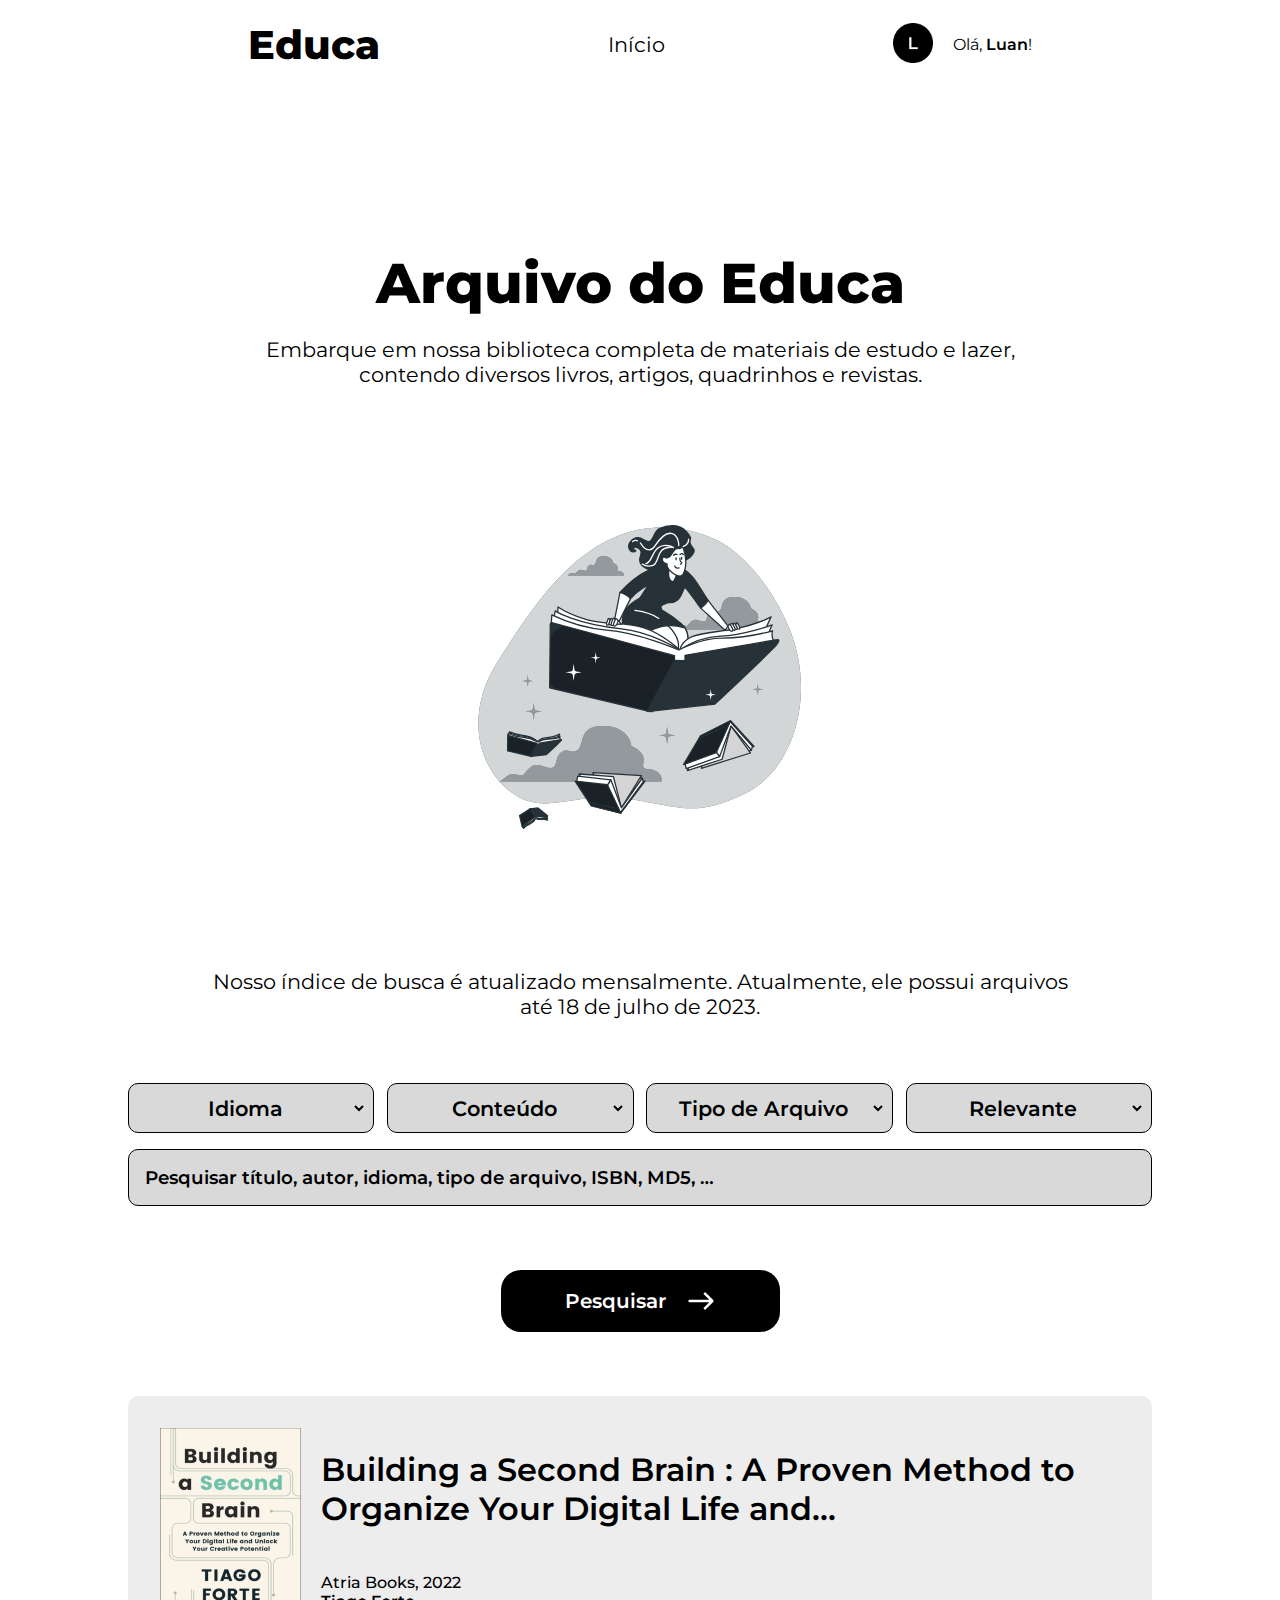
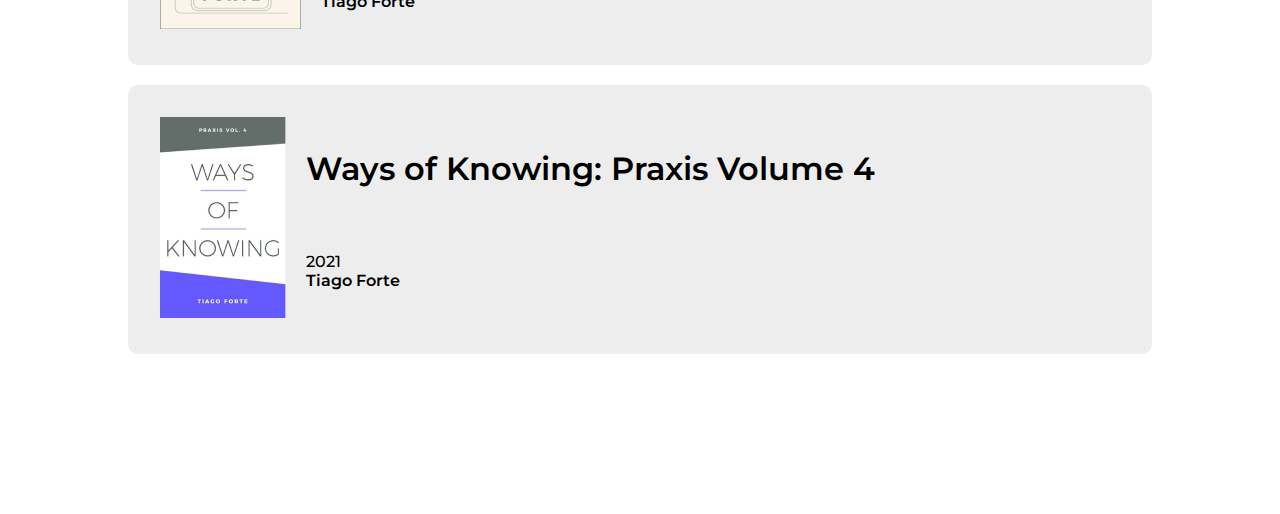
<file: html/páginaDeExibiçãoDosLivros.html>
<!DOCTYPE html>
<html lang="en">
<head>
  <meta charset="UTF-8">
  <meta name="viewport" content="width=device-width, initial-scale=1.0">
  <title>Materiais e Livros — Educa</title>
  <link rel="stylesheet" href="../CSS/Materiais&Livros.css">
  <link rel="stylesheet" href="../Assets/import.css">
  <link rel="stylesheet" href="../CSS/mediaLivros.css">
</head>
<body>
  <header class="layout_header">
    <nav class="layout_container_header">
      <div class="layout_itens_header logo_header bold">Educa</div>
      <div class="layout_itens_header">
        <ol class="layout_list_header">
          <a href="../index.html"><li class="components_itens_header">Início</li></a>
        </ol>
      </div>
      <div class="layout_container_adicional_info_header">
        <figure>
          <img src="../Assets/img/img.png" alt="" class="component_img_header">
        </figure>
        <span class="component_name_header">Olá, <b class="semiBold">Luan</b>!</span>
      </div>
    </nav>
  </header>
  <main class="layout_main">
    <section class="layout_container_descricao">
      <h1 class="component_title_descricao bold">Arquivo do Educa</h1>
      <p class="component_text_descricao">
        Embarque em nossa biblioteca completa de materiais de estudo e lazer,
      <br>
      contendo diversos livros, artigos, quadrinhos e revistas.</p>
    </section>
    <section class="layout_container_svg_main">
      <figure>
        <img src="../Assets/svg/Bibliophile-bro 1.svg" alt="" class="component_svg_main">
      </figure>
    </section>
    <section class="layout_container_extra_text">
      <p class="component_extra_text">
        Nosso índice de busca é atualizado mensalmente. Atualmente, ele possui arquivos
        <br>
        até 18 de julho de 2023.</p>
    </section>
    <section class="layout_filter">
      <div class="layout_container_list_filter">
        <ol class="layout_lista_filter">
          <li class="component_item_filter semiBold">
            <select name="Idioma" id="idioma" class="selected semiBold">
              <option value="idioma" selected disabled>Idioma</option>
              <option value="en">Inglês [en]</option>
              <option value="ru">Russo [ru]</option>
              <option value="fr">Francês [fr]</option>
              <option value="es">Espanhol [es]</option>
              <option value="it">Italiano [it]</option>
              <option value="de">Alemão [de]</option>
              <option value="zh">Chinês [zh]</option>
              <option value="pt">Português [pt]</option>
              <option value="nl">Holandês [nl]</option>
              <option value="hu">Húngaro [hu]</option>
              <option value="uk">Ucraniano [uk]</option>
              <option value="ja">Japonês [ja]</option>
              <option value="pl">Polonês [pl]</option>
              <option value="tr">Turco [tr]</option>
              <option value="ro">Romeno [ro]</option>
              <option value="cs">Tcheco [cs]</option>
              <option value="bg">Búlgaro [bg]</option>
              <option value="it">Lituano [it]</option>
              <option value="el">Grego [el]</option>
              <option value="id">Indonésio [id]</option>
              <option value="ar">Árabe [ar]</option>
            </select>
          </li>
          <li class="component_item_filter semiBold">
            <select name="conteudo" id="idioma" class="selected semiBold">
              <option value="conteudo" selected disabled>Conteúdo</option>
              <option value="journal_article">Artigo de periódico</option>
              <option value="book_any">Livro (todos)</option>
              <option value="book_unknown">Livro (desconhecido)</option>
              <option value="book_fiction">Livro (ficção</option>
              <option value="book_nonfiction">Livro (não ficção)</option>
              <option value="book_comic">Quadrinhos</option>
              <option value="magazine">Revista</option>
              <option value="standards_documents">Documento de normas</option>
            </select>
          </li>
          <li class="component_item_filter semiBold">
            <select name="extensão" id="idioma" class="selected semiBold">
              <option value="extensao" selected disabled>Tipo de Arquivo</option>
              <option value="pdf">Pdf</option>
              <option value="epub">Epub</option>
              <option value="cbr">Cbr</option>
              <option value="fb2">Fb2</option>
              <option value="mobi">Mobi</option>
              <option value="cbz">Cbz</option>
              <option value="djvu">Djvu</option>
              <option value="azw3">Azw3</option>
              <option value="fb2.zip">fb2.zip</option>
              <option value="txt">Txt</option>
              <option value="rar">Rar</option>
              <option value="zip">Zip</option>
              <option value="doc">Doc</option>
              <option value="lit">Lit</option>
              <option value="unknown">Unknown</option>
              <option value="html">Html</option>
              <option value="htm">Htm</option>
              <option value="lrf">Lrf</option>
              <option value="mht">Mht</option>
            </select>
          </li>
          <li class="component_item_filter semiBold">
            <select name="conteudo" id="idioma" class="selected semiBold">
              <option value="Relevante" selected disabled>Relevante</option>
              <option value="">Mais relevante</option>
              <option value="newest">Mais recente</option>
              <option value="oldest">Mais Antigo</option>
            </select>
          </li>
        </ol>
      </div>
      <div class="layout_container_input">
        <input type="text" name="text" id="input" class="semiBold" placeholder="Pesquisar título, autor, idioma, tipo de arquivo, ISBN, MD5, …">
      </div>
    </section>
    <section>
      <button class="layout_button">
        <p class="component_text_button semiBold">Pesquisar</p>
        <img src="../Assets/svg/arrow_forward.svg" alt="">
      </button>
    </section>
    <section class="layout_container_books">
      <div class="layout_container_book_description">
        <figure class="layout_container_book_img">
          <img src="../Assets/img/image 1.png" alt="" class="component_book_img">
        </figure>
        <div class="layout_container_description">
          <h1 class="component_title_book semiBold">Building a Second Brain : A Proven Method to
            Organize Your Digital Life and...</h1>
            <div class="next">
              <small class="component_author_book medium">Atria Books, 2022</small>
              <small class="component_author_book semiBold">Tiago Forte</small>
            </div>
        </div>
      </div>
      <div class="layout_container_book_description">
        <figure class="layout_container_book_img">
          <img src="../Assets/img/image 2.png" alt="" class="component_book_img">
        </figure>
        <div class="layout_container_description">
          <h1 class="component_title_book semiBold">Ways of Knowing: Praxis Volume 4</h1>
          <div class="next">
            <small class="component_author_book medium">2021</small>
            <small class="component_author_book semiBold">Tiago Forte</small>
          </div>
        </div>
      </div>
    </section>
  </main>
</body>
</html>
</file>
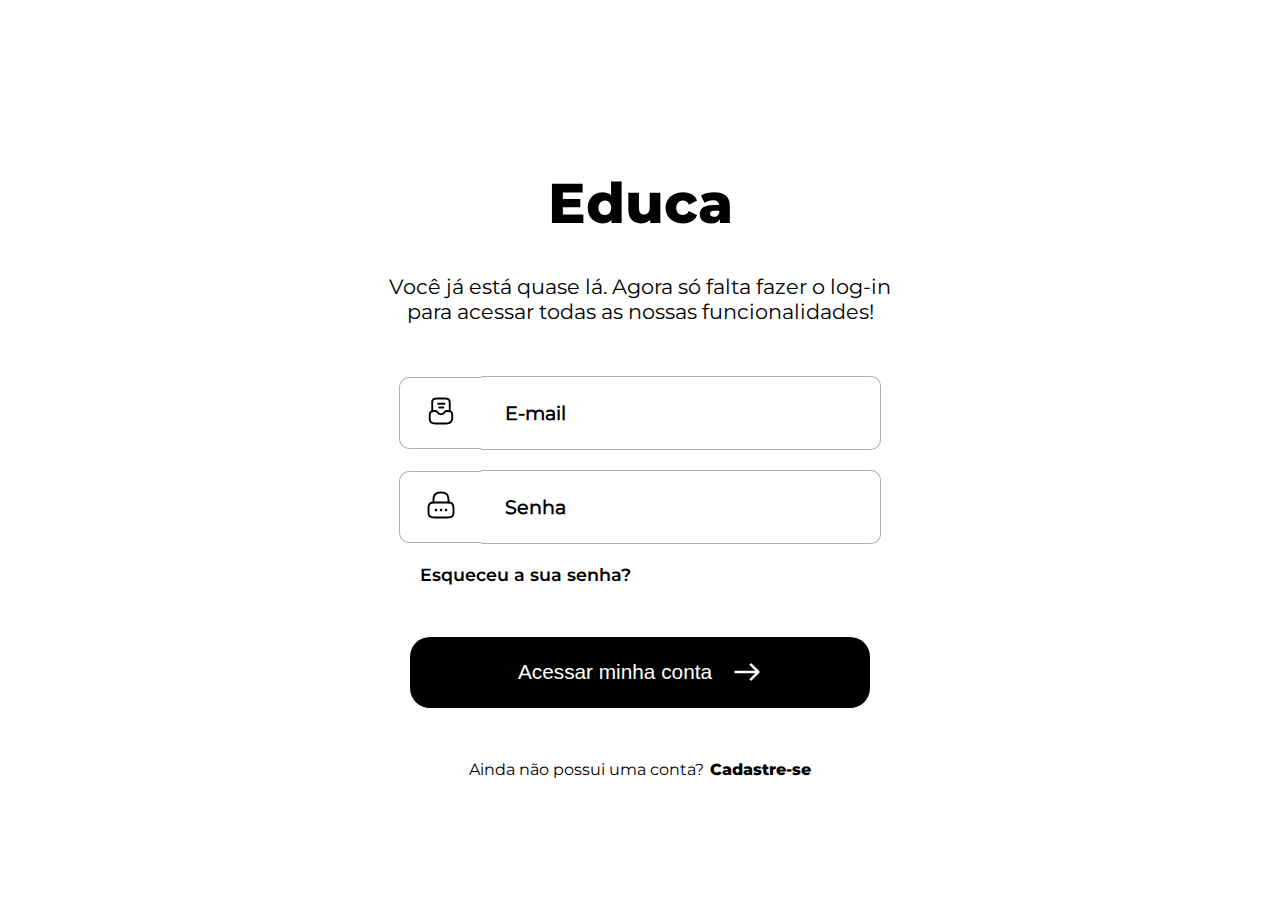
<file: html/páginaDeLogin.html>
<!DOCTYPE html>
<html lang="pt-br">
<head>
  <meta charset="UTF-8">
  <meta name="viewport" content="width=device-width, initial-scale=1.0">
  <title>Login — Educa</title>
  <link rel="stylesheet" href="../CSS/login.css">
  <link rel="stylesheet" href="../Assets/import.css">
  <link rel="stylesheet" href="../CSS/querieLogin.css">
</head>
<body>
  <div class="layout_main">
    <div class="layout_container_first_text"> 
      <h1 class="component_title_login bold">Educa</h1>
      <p class="component_text_login">
        Você já está quase lá. Agora só falta fazer o log-in
        <br>
        para acessar todas as nossas funcionalidades!</p>
    </div>
    <div class="layout_container_input">
      <div class="layout_input">
        <figure class="layout_container_svg_input strange">
          <img src="../Assets/svg/directboxnotif.svg" alt="" class="component_svg_input ">
        </figure>
        <input type="email" name="input" id="email" class="component_input regular" placeholder="E-mail">
      </div>
      <div class="layout_input">
        <figure class="layout_container_svg_input">
          <img src="../Assets/svg/lock1.svg" alt="" class="component_svg_input">
        </figure>
        <input type="password" name="input" id="password" class="component_input regular" placeholder="Senha">
      </div>
      <a href="#" class="component_password" ><span class="semiBold">Esqueceu a sua senha?</span></a>
    </div>
    <div class="layout_container_button">
      <a href="./DentroDaPlataforma(dashboard).html">
        <button class="layout_button">
          <p class="component_text_button">Acessar minha conta</p>
          <img src="../Assets/svg/arrow_forward.svg" alt="" class="component_svg_button">
        </button>
      </a>
    </div>
    <div class="layout_container_cadastro">
      <p>Ainda não possui uma conta?</p><a href="#"><span class="bold">Cadastre-se</span></a>
    </div>
  </div>
  <script src="../JavaScript/valid.js"></script>
</body>
</html>
</file>
<file: CSS/main.css>
* {
  padding: 0;
  margin: 0;
  box-sizing: border-box;
  outline: none;
}

body {
  display: flex;
  flex-direction: column;
  overflow: hidden scroll;
  padding-bottom: 4em;
  background-color: rgb(255, 255, 255);
}

/* header */

.layout_header {
  width: 100vw;
  height: 6.25rem;
  display: flex;
  flex-shrink: 0;
}

.layout_container_header {
  display: flex;
  justify-content: space-evenly;
  align-items: center;
  width: 100%;
}

.layout_list_header {
  display: flex;
  list-style: none;
  align-items: center;
  gap: 1.25em;
  font-size: 1.26rem;
}

.components_itens_header {
  transition: 0.6s;
}


.logo_header {
  font-size: 2rem;
  font-weight: 700;
}

.button_container_header {
  display: flex;
  gap: 1rem;
  align-items: center;
}

.component_button_header {
  padding: 0.8em 2.5em;
  border: 2px solid black;
  border-radius: 1.25rem;
  background-color: transparent;
  font-size: 1rem;
  font-weight: bold;
  transition: 0.6s;
}
.component_button_header:active {
  position: relative;
  bottom: -2px;
}

.component_span_header {
  font-weight: bold;
}

/* main */

.layout_container_main_content {
  padding: 0 4rem;
  display: block;
  width: 100vw;
  height: 100vh;
  position: relative;
}

.layout_main_content {
  position: absolute;
  top: 15%;
  left: 15%;
}


.layout_button_content {
  width: 100vw;
  height: 42.5vh;
  padding: 0 11rem;
}

.layout_svg_content_1 {
  position: absolute;
  top: 30%;
  z-index: -1;
}
.layout_svg_content_2 {
  position: absolute;
  top: 1.0%;
  left: 68%;
  z-index: -1;
}
.layout_svg_content_3 {
  position: absolute;
  top: 60%;
  left: 86%;
  z-index: -1;
}

.layout_svgs {
  display: flex;
  flex-direction: column;
}

.component_main_content_svg_2 {
  width: 400px;
  height: 400px;
}

.layout_adicional_info_main {
  width: 200px;
  height: 100px;
  background-color: #FAEB73;
  border: 1px solid black;
  border-radius: 1.25rem;
  display: flex;
  flex-direction: column;
  align-items: center;
  justify-content: center;
  position: absolute;
  left: 63%;
  top: 35%;
}

.layout_adicional_info_main p {
  text-align: center;
}

.layout_adicional_info_main h1 {
  font-weight: bold;
  font-size: 1.8rem;
}

.component_main_content_svg_3 {
  width: 200px;
  height: 60px;
}

.component_text_content {
  font-size: 2.5rem;
  font-weight: bold;
}

.component_span_content {
  font-size: 2rem;
  font-weight: normal;
}

.component_button_content {
  display: flex;
  align-items: center;
  padding: 1rem 2.5rem;
  border-radius: 1.25rem;
  border: 2px solid black;
  font-size: 1.25rem;
  background-color: black;
  color: white;
  gap: 1.25rem;
  justify-content: center;
  cursor: pointer;
  position: absolute;
  top: 40%;
  left: 15%;
}

.component_button_content:active {
  top: 40.5%;
}

.layout_description_container_content {
  display: flex;
  flex-direction: column;
  align-items: center;
  width: 100vw;
  height: auto;
  gap: 3rem;
  position: relative;
}

.layout_text_description_container_content {
  width: 80vw;
  font-size: 1.5rem;
  font-weight: bold;
  line-height: 2rem;
  text-align: justify;
}

.layout_separator_description {
  position: absolute;
  left: 10%;
  top: -9%;
  width: 60px;
  height: 15px;
  background-color: rgb(245, 245, 99);
  border-radius: 1.25rem;
}

.layout_container_apresentacao {
  display: flex;
  width: 80vw;
  gap: 1rem;
  justify-content: space-around;
}

.layout_container_questions {
  display: flex;
  align-items: center;
  gap: .70rem;
  border: 2px solid #A7A7A7;
  padding: 1em;
  border-radius: 1.25rem;
  width: 500px;
  cursor: pointer;
}

.component_img_apresentacao {
  width: 100px;
  height: 100px;
}

.layout_container_description_aprensetacao {
  display: flex;
  flex-direction: column;
  gap: 10px;
  align-content: center;
}

.component_title_apresentacao {
  font-weight: 700;
}

.component_text_apresentacao {
  font-size: 1.2rem;
  width: 90%;
}

.layout_divisoria {
  display: flex;
  width: 100vw;
  justify-content: center;
  align-items: center;
  height: 50px;
  margin: 3rem 0;
}

.layout_list_materia {
  list-style: none;
  display: flex;
  flex-direction: column;
  align-items: start;
  align-content: center;
  column-gap: 10rem;
  row-gap: 1rem;
  flex-wrap: wrap; 
  height: 500px;
}

.component_materia_rect {
  display: flex;
  align-items: center;
  gap: 2rem;
  margin-top: 5px;
  font-size: 1.6rem;
  font-weight: bold;
  transition: 0.6s;
}

.component_rect_color {
  width: 60px;
  height: 60px;
  border-radius: 0.56rem;
}

.historia {
  background-color: #D80034;
}
.geografia {
  background-color: #fd7d32;
}
.sociologia {
  background-color: #FBBA2E;
}
.biologia {
  background-color: #D5D82F;
}
.espanhol {
  background-color: #B5B82D;
}
.filosofia {
  background-color: #F99D29 ;
}
.literatura {
  background-color: #8000AD;
}
.ingles {
  background-color: #0070D8;
}
.portugues {
  background-color: #0092FF;
}
.artes {
  background-color: #78B227;
}
.quimica {
  background-color: #8FD82B;
}
.matematica {
  background-color: #00D085;
}

.layout_container_title_materias {
  display: flex;
  width: 100vw;
  justify-content: center;
  padding: 5rem;
}

.component_title_materias {
  font-size: 3.2rem;
  font-weight: bold;
}

.layout_others {
  display: flex;
  width: 65vw;
  justify-content: center;
}

.component_span_others {
  font-size: 0.9rem;
  font-weight: 700;
}

.layout_dicas {
  display: flex;
  width: 100vw;
  margin: 10% 0rem;
  flex-direction: column;
  align-items: center;
  position: relative;
  gap: 1.25rem;
}

.layout_container_title_dicas {
  display: flex;
  width: 60vw;
  justify-content: start;
}

.component_title_dicas {
  font-size: 2rem;
}

.layout_container_cards_dicas {
  display: flex;
  gap: 2rem;
}

.component_img_dicas {
  width: 25rem;
  height: 12.5rem;
  background-color: #C4D194;
  border-radius: 1.25rem;
}

.component_title_description_dicas {
  padding: 10px;
  font-weight: bold;
}
.component_title_description_dicas_2 {
  padding: 10px;
  font-size: 2rem;
}
.componeont_text_description {
  padding: 10px;
  font-size: 1.25rem;
}
a {
  text-decoration: none;
  color: black;
}
.layout_container_duvidas {
  display: flex;
  flex-direction: column;
  align-items: center;
  width: 100vw;
  gap: 1.25rem;
}
.layout_dropdown_container {
  display: block;
  flex-direction: column;
  width: 60vw;
  height: auto;
  background-color: transparent;
  border: 1px solid rgb(155, 155, 155);
  border-radius: 1rem;
  overflow: hidden;
  transition: 0.5s;
  cursor: pointer;
}
.layout_title_dropdown {
  display: flex;
  width: 100%;
  height: 100%;
  align-items: center;
  padding: 3rem 1.5rem;
  justify-content: space-between;
}
.component_text_duvidas {
  font-size: 1.4rem;
  width: 80%;
  font-weight: bold;
}
.component_svg_duvidas {
  width: 30px;
  height: 30px;
  transition: 0.6s;
}
.component_title_duvidas {
  margin: 5% 0px;
  font-size: 2.5rem;
  font-weight: bold;
}
.layout_container_hidden {
  color: gray;
  height: 0px;
  padding: 0px;
  text-align: justify;
  transition: 0.4s;
}
.toggle_class {
  background-color: white;
  box-shadow: 2px 2px 10px rgba(0, 0, 0, 0.346);
  border: none;
}
.toggle_class_2 {
  height: 150px;
  max-height: 400px;
  padding: 0rem 1rem 1rem 1rem;
}
.toggle_class_3 {
  transform: rotate(180deg);
}
.layout_rodapé {
  display: flex;
  width: 100vw;
  height: auto;
  padding: 0 5rem;
  margin-top: 10%;
  flex-direction: column;
  gap: 3rem;
}
.layout_container_text_footer {
  width: 38%;
  font-size: 1.6rem;
  line-height: 2rem;
}
.component_title_footer {
  font-size: 5rem;
  font-weight: bold;
}
.layout_list_footer {
  list-style: none;
  display: flex;
  flex-direction: column;
  gap: 3rem;
}
.component_item_footer {
  display: flex;
  gap: 3rem;
  align-items: center;
  font-size: 1.25rem;
}
.component_svg_footer {
  width: 70px;
  height: 70px; 
}
.layout_sidebar {
  display: flex;
  flex-direction: column;
  align-items: center;
  gap: 2rem;
  position: absolute;
  top: 0;
  left: -100%;
  background-color: #FFF;
  padding: 2rem 2.5rem;
  height: 100vh;
  z-index: 1;
  transition: 0.9s;
  width: 40vw;
  box-shadow: 1px 1px 10px rgba(0, 0, 0, 0.351);
}
.layout_container_title_side {
  display: flex;
  justify-content: space-between;
  align-items: center;
  width: 100%;
  gap: 1.5rem;
}
.layout_container_itens_side {
  width: 100%;
  padding: 1rem;
  border-radius: 1.25rem;
}
.layout_container_sidebar_list {
  display: flex;
  gap: 1.25rem;
  flex-direction: column;
  padding: 1rem;
  align-items: center;
  list-style: none;
}
.component_item_side {
  font-size: 1.25rem;
  width: 100%;
  text-align: center;
  padding: 10px;
  border-radius: 10px;
  color: rgb(55, 55, 55);
}
#span_container, #side_button {
  display: none;
}
.layout_hidden_sobre {
  display: none;
  flex-direction: column;
  justify-content: space-around;
  background-color: white;
  width: 55vw;
  height: 40vh;
  box-shadow: 1px 1px 10px rgba(0, 0, 0, 0.377);
  border-radius: 1.25rem;
  padding: 20px;
  position: absolute;
  left: 20%;
  top: 13%;
  z-index: 2;
}
.h1_sobre {
  font-size: 1.1rem;
}
.container_1 {
  display: flex;
  flex-direction: column;
  gap: 10px;
}
.container_2 {
  display: flex;
  justify-content: space-around;
  align-items: center;
}
.container_3 {
  display: flex;
  flex-direction: column; 
  gap: 10px;
}
.button_sobre {
  width: 120px;
  padding: 10px;
  border-radius: 1.25rem;
  background-color: white;
  border: none;
  box-shadow: 1px 1px 10px rgba(0, 0, 0, 0.459);
  cursor: pointer;
}
.button_sobre:active {
  position: relative;
  top: 2px;
}
.container_0 {
  display: flex;
  justify-content: space-between;
}
.x_sobre {
  display: none;
}
.x_sobre_svg {
  width: 100%;
  height: 100%;
}
.layout_container_header_modal {
  display: flex;
  width: 100%;
  align-items: center;
  justify-content: space-between;
}
.component_x {
  width: 25px;
  height: 25px;
  cursor: pointer;
}
.component_text_modal {
  line-height: 1.5rem;
}
.layout_bottom_modal {
  display: flex;
  align-items: center;
  border-radius: 5px;
  background-color: black;
  color: white;
  border: none;
  height: 45px;
  width: 140px;
  justify-content: center;
  gap: 5px;
  cursor: pointer;
}
.layout_bottom_modal:active {
  position: relative;
  top: -2px;
}
.layout_bottom_modal:hover {
  background-color: rgb(37, 37, 37);
}
.arrow_modal {
  width: 16px;
  height: 16px;
}
.layout_rodape_modal {
  display: flex;
  width: 100%; 
  justify-content: flex-end;
}
.layout_modal {
  display: none;
  flex-direction: column;
  justify-content: space-between;
  background-color: white;
  position: absolute;
  left: 30%;
  height: 90vh;
  width: 45vw;
  border-radius: 10px;
  padding: 2rem;
  z-index: 1;
  box-shadow: 1px 1px 10px rgba(0, 0, 0, 0.458);
}
</file>
<file: Assets/import.css>
@import url(fonts/Montserrat.css);


body {
  font-family: 'Montserrat';
}

.regular {
  font-family: 'Montserrat';
}

.bold {
  font-family: 'bold Montserrat';
}

.semiBold {
  font-family: 'semi bold Montserrat';
}

.medium {
  font-family: 'medium Montserrat';
}
</file>
<file: CSS/querieMain.css>
@media screen and (max-width: 2000px) {
  .component_button_content {
    padding: .70rem 3.5rem;
    font-size: 2rem;
  }
  .component_button_content img {
    width: 50px;
    height: 50px;
  }
  .component_text_content {
    font-size: 3.5rem;
  }
  .layout_svg_content_1 {
    width: 25rem;
    top: 27%;
  }
  .layout_svg_content_2 {
    width: 31.5rem;
    top: 2%;
    left: 75%;
  }
  .layout_svg_content_3 {
    width: 18.75rem;
    top: 75%;
    left: 83%;
  }
  .layout_adicional_info_main {
    width: 350px;
    height: 150px;
    top: 40%;
    left: 66%;
    font-size: 1.8rem;
  }
  .layout_adicional_info_main h1 {
    font-size: 2.2rem;
  }
  .component_main_content_svg_1 {
    width: 100%;
    height: 100%;
  }
  .component_main_content_svg_2 {
    width: 100%;
    height: 100%;
  }
  .component_main_content_svg_3 {
    width: 100%;
    height: 100%;
  }
  .component_main_content_svg_4 {
    width: 100%;
    height: 100%;
  }
  .logo_header {
    font-size: 2.5rem;
  }
  .layout_list_header {
    font-size: 1.5rem;
  }
  .component_button_header {
    font-size: 1rem;
  }
  .component_span_header {
    font-size: 1rem;
  }
  .component_text_descript_content {
    font-size: 2rem;
    line-height: 2.5rem;
  }
  .component_title_apresentacao {
    font-size: 2rem;
  }
  .component_text_apresentacao {
    font-size: 1.7rem;
  }
  .layout_container_questions {
    width: 600px;
  }
  .component_materia_rect {
    font-size: 2rem;
  }
  .component_rect_color {
    height: 65px;
    width: 65px;
  }
  .layout_others {
    padding: 1rem;
    width: 80vw;
  }
  .component_span_others {
    font-size: 1.3rem;
  }
  .component_img_dicas  {
    width: 37rem; 
    height: 19.5rem;
  }
  .component_text_duvidas {
    font-size: 1.8rem;
  }
  .layout_dropdown_container  {
    width: 70vw;
  }
  .component_text_hidden {
    font-size: 1.5rem;
  }

  .layout_hidden_sobre {
    display: none;
    flex-direction: column;
    justify-content: space-evenly;
    background-color: white;
    width: 60vw;
    height: 40vh;
    box-shadow: 1px 1px 10px rgba(0, 0, 0, 0.377);
    border-radius: 1.25rem;
    padding: 20px;
    position: absolute;
    left: 15%;
    top: 13%;
    line-height: 2rem;
    z-index: 2;
    font-size: 1.5rem;
  }
  .h1_sobre {
    font-size: 1.8rem;
  }
  .container_1 {
    display: flex;
    flex-direction: column;
    gap: 10px;
  }
  .container_2 {
    display: flex;
    justify-content: space-between;
    align-items: center;
    padding: 0rem 1rem;
  }
  .container_3 {
    display: flex;
    flex-direction: column; 
    gap: 10px;
  }
  .button_sobre {
    width: 200px;
    padding: 15px;
    border-radius: 1.25rem;
    background-color: white;
    border: none;
    font-size: 1rem;
    box-shadow: 1px 1px 10px rgba(0, 0, 0, 0.459);;
  }

  .layout_modal {
    top: -100px;
  }
  .x_sobre {
    display: none;
    width: 40px;
    height: 40px;
  }
  .component_title_modal {
    font-size: 2rem;
  }
  .component_x {
    width: 35px;
    height: 35px;
  }
  .component_text_modal {
    font-size: 1.5rem;
    line-height: 2.5rem;
  }
  .layout_bottom_modal {
    font-size: 1.25rem;
    height: 50px;
    width: 180px;
  }
  .arrow_modal {
    height: 24px;
    width: 24px;
  }
  .arrow_modal img {
    height: 100%;
    width: 100%;
  }
}
/* @media screen and (max-width: 1962px) {
  .layout_modal {
    top: 200%;
  }
} */
@media screen and (max-width: 1760px) {
  .component_title_modal {
    font-size: 1.8rem;
  }
  .component_x {
    width: 30px;
    height: 30px;
  }
  .component_text_modal {
    font-size: 1.3rem;
    line-height: 2.3rem;
  }
  .layout_bottom_modal {
    font-size: 1.25rem;
    height: 50px;
    width: 180px;
  }
  .arrow_modal {
    height: 20px;
    width: 20px;
  }
  .arrow_modal img {
    height: 100%;
    width: 100%;
  }
}
@media screen and (max-width: 1750px) {
  .layout_svg_content_3 {
    width: 18.75rem;
    top: 75%;
    left: 82%;
  }
  .layout_svg_content_2 {
    width: 25rem;
    top: 10%;
    left: 70%;
  }
  .component_button_content {
    font-size: 1.4rem;
    padding: 0.70rem 2.5rem;
  }
  .component_button_content img {
    width: 35px;
    height: 35px;
  }
  .component_title_footer {
    font-size: 3rem;
  }
  .component_svg_footer {
    width: 35px;
    height: 35px;
  }
  .layout_container_text_footer {
    font-size: 1.2rem;
  }
  .layout_hidden_sobre {
    display: none;
    flex-direction: column;
    justify-content: space-evenly;
    background-color: white;
    width: 55vw;
    height: 35vh;
    box-shadow: 1px 1px 10px rgba(0, 0, 0, 0.377);
    border-radius: 1.25rem;
    padding: 20px;
    position: absolute;
    left: 19%;
    top: 13%;
    line-height: 1.5rem;
    z-index: 2;
    font-size: 1rem;
  }
  .h1_sobre {
    font-size: 1.3rem;
  }
  .container_1 {
    display: flex;
    flex-direction: column;
    gap: 10px;
  }
  .container_2 {
    display: flex;
    justify-content: space-between;
    align-items: center;
    padding: 0rem 1rem;
  }
  .container_3 {
    display: flex;
    flex-direction: column; 
    gap: 10px;
  }
  .button_sobre {
    width: 140px;
    padding: 10px;
    border-radius: 1.25rem;
    background-color: white;
    border: none;
    font-size: .9rem;
    box-shadow: 1px 1px 10px rgba(0, 0, 0, 0.459);;
  }
}
@media screen and (max-width: 1640px) {
  .component_title_modal {
    font-size: 1.8rem;
  }
  .component_x {
    width: 30px;
    height: 30px;
  }
  .component_text_modal {
    font-size: 1.1rem;
    line-height: 2.1rem;
  }
  .layout_bottom_modal {
    font-size: 1rem;
    height: 40px;
    width: 150px;
  }
  .arrow_modal {
    height: 20px;
    width: 20px;
  }
  .arrow_modal img {
    height: 100%;
    width: 100%;
  }
}
@media screen and (max-width: 1630px) {
  .layout_svg_content_1 {
    width: 300px;
    top: 35%;
  }
  .layout_svg_content_2 {
    width: 400px;
    top: 10%;
  }
  .layout_svg_content_3 {
    left: 80%;
  }
  .component_button_content {
    padding: .70rem 3rem;
    font-size: 1.8rem;
  }
  .component_text_content {
    font-size: 3rem;
  }
  .layout_adicional_info_main {
    width: 300px;
    height: 130px;
    top: 40%;
    left: 66%;
    font-size: 1.5rem;
  }
  .layout_adicional_info_main h1 {
    font-size: 2rem;
  }
}
@media screen and (max-width: 1475px) {
  .layout_svg_content_3 {
    left: 78%;
  }
}
@media screen and (max-width: 1450px) {
  .component_title_modal {
    font-size: 1.5rem;
  }
  .component_x {
    width: 25px;
    height: 25px;
  }
  .component_text_modal {
    font-size: 1rem;
    line-height: 1.6rem;
  }
  .layout_bottom_modal {
    font-size: 1rem;
    height: 40px;
    width: 140px;
  }
  .arrow_modal {
    height: 20px;
    width: 20px;
  }
  .arrow_modal img {
    height: 100%;
    width: 100%;
  }
}
@media screen and (max-width: 1410px) {
  .component_text_content {
    font-size: 2.5rem;
  }
  .component_button_content {
    padding: 0.70rem 2.5rem;
    font-size: 1.6rem;
  }
  .component_img_dicas  {
    width: 30rem; 
    height: 16.5rem;
  }
  .layout_container_questions {
    width: 500px;
  }
  .component_text_apresentacao {
    font-size: 1.4rem;
  }
  .layout_svg_content_3 {
    width: 300px;
    left: 77%;
  }
  .layout_others {
    width: 70vw;
  }
}
@media screen and (max-width: 1290px) {
  .logo_header {
    font-size: 2.5rem;
  }
  .layout_list_header {
    font-size: 1.3rem ;
  }
  .component_button_header {
    font-size: 1.2rem;
  }
  .component_span_header {
    font-size: 1.2rem;
  }
  .component_button_content {
    font-size: 1rem;
    padding: .70rem 2rem;
  } 
  .component_button_content img {
    width: 30px;
    height: 30px;
  }
  .layout_svg_content_1 {
    width: 200px;
    top: 33%;
  }
  .layout_svg_content_2 {
    width: 270px;
    top: 5%;
  }
  .layout_adicional_info_main {
    width: 200px;
    height: 100px;
    top: 35%;
    left: 66%;
    font-size: 1rem;
  }
  .layout_adicional_info_main h1 {
    font-size: 1.5rem;
  }
  .layout_container_questions {
    width: 400px;
  }
  .component_text_apresentacao {
    font-size: 1rem;
  }
  .component_title_apresentacao {
    font-size: 1.3rem;
  }
  .component_img_apresentacao {
    width: 70px;
    height: 70px;
  }
  .component_text_descript_content {
    font-size: 1.5rem;
    line-height: 2rem;
  }
  .component_title_materias {
    font-size: 2.5rem;
  }
  .component_materia_rect {
    font-size: 1.3rem;
  }
  .component_rect_color {
    height: 50px;
    width: 50px;
  }
  .layout_list_materia {
    height: 450px;
  }
  .component_text_duvidas {
    font-size: 1.2rem;
  }
  .component_text_hidden {
    font-size: 1rem;
  }
  .component_img_dicas {
    width: 25rem;
    height: 14.5rem;
  }
  .component_title_description_dicas {
    font-size: 1.2rem;
  }
  .component_title_description_dicas_2 {
    font-size: 1.5rem;
  }
  .component_title_dicas {
    font-size: 1.8rem;
  }
  .layout_hidden_sobre {
    display: none;
    flex-direction: column;
    justify-content: space-evenly;
    background-color: white;
    width: 55vw;
    height: 40vh;
    box-shadow: 1px 1px 10px rgba(0, 0, 0, 0.377);
    border-radius: 1.25rem;
    padding: 20px;
    position: absolute;
    left: 19%;
    top: 13%;
    line-height: 1.1rem;
    z-index: 2;
    font-size: .9rem;
  }
  .h1_sobre {
    font-size: 1rem;
  }
  .container_1 {
    display: flex;
    flex-direction: column;
    gap: 10px;
  }
  .container_2 {
    display: flex;
    justify-content: space-between;
    align-items: center;
    padding: 0rem 1rem;
  }
  .container_3 {
    display: flex;
    flex-direction: column; 
    gap: 10px;
  }
  .button_sobre {
    width: 110px;
    padding: 5px;
    border-radius: 1.25rem;
    background-color: white;
    border: none;
    font-size: .7rem;
    box-shadow: 1px 1px 10px rgba(0, 0, 0, 0.459);;
  }
}
@media screen and (max-width: 1250px) {
  .component_title_modal {
    font-size: 1.3rem;
  }
  .component_x {
    width: 20px;
    height: 20px;
  }
  .component_text_modal {
    font-size: 0.9rem;
    line-height: 1.3rem;
  }
  .layout_bottom_modal {
    font-size: 0.9rem;
    height: 35px;
    width: 140px;
  }
  .arrow_modal {
    height: 15px;
    width: 15px;
  }
  .arrow_modal img {
    height: 100%;
    width: 100%;
  }
}
@media screen and (max-width: 1230px) {
  .layout_svg_content_3 {
    left: 77%;
    width: 250px;
  }
}

@media screen and (max-width: 1120px) {
  .component_text_content {
    font-size: 2rem;
  }
  .component_span_content {
    font-size: 1.5rem;
  }
  .component_button_content {
    font-size: .7rem;
    padding: .70rem 1.3rem;
  }
  .component_button_header {
    font-size: 1rem;
  }
  .component_title_dicas {
    font-size: 1.5rem;
  }
  .layout_container_title_dicas {
    width: 70vw;
  }
  .component_img_dicas {
    width: 22rem;
    height: 12.5rem;
  }
  .layout_svg_content_3 {
    left: 80%;
    width: 200px;
  }
  .component_span_others {
    font-size: 0.9rem;
  }
  .layout_others {
    width: 66vw;
  }

  .layout_hidden_sobre {
    display: none;
    flex-direction: column;
    justify-content: space-around;
    background-color: white;
    width: 55vw;
    height: 40vh;
    box-shadow: 1px 1px 10px rgba(0, 0, 0, 0.377);
    border-radius: 1.25rem;
    padding: 20px;
    position: absolute;
    left: 20%;
    top: 13%;
    z-index: 2;
    font-size: 0.8rem;
  }
  .h1_sobre {
    font-size: .9rem;
  }
  .container_1 {
    display: flex;
    flex-direction: column;
    gap: 10px;
  }
  .container_2 {
    display: flex;
    justify-content: space-around;
    align-items: center;
  }
  .container_3 {
    display: flex;
    flex-direction: column; 
    gap: 10px;
  }
  .button_sobre {
    width: 90px;
    padding: 5px;
    border-radius: 1.25rem;
    background-color: white;
    border: none;
    font-size: .7rem;
    box-shadow: 1px 1px 10px rgba(0, 0, 0, 0.459);;
  }
}
@media screen and (max-width: 950px) {
  .logo_header  {
    font-size: 1.8rem;
  }
  .layout_list_header {
    font-size: 1rem;
  }
  .component_span_header {
    font-size: 0.8rem;
  }
  .component_button_header {
    font-size:  .50rem .80rem;
  }
  .component_button_content {
    padding: 0.7rem;
    font-size: 0.8rem;
  }
  .component_button_content img {
    width: 20px;
    height: 20px;
  }
  .layout_svg_content_3 {
    left: 77%;
  }
  .component_text_descript_content {
    font-size: 1.3rem;
    line-height: 1.8rem;
  }
  .layout_container_text_footer {
    width: 58%;
  }
  .component_title_footer {
    font-size: 3rem;
  }
  .layout_container_text_footer {
    font-size: 1.3rem;
  }
  .component_svg_footer {
    width: 45px;
    height: 45px;
  }
}
@media screen and (max-width: 900px){
  .layout_svg_content_3 {
    left: 75%;
  }
}
@media screen and (max-width: 862px) {
  .layout_svg_content_2 {
    width: 250px;
  }
}
@media screen and (max-width: 850px) {
  .component_title_modal {
    font-size: 1.2rem;
  }
  .component_x {
    width: 15px;
    height: 15px;
  }
  .component_text_modal {
    font-size: 0.8rem;
    line-height: 1.2rem;
  }
  .layout_bottom_modal {
    font-size: 0.8rem;
    height: 30px;
    width: 130px;
  }
  .arrow_modal {
    height: 15px;
    width: 15px;
  }
  .arrow_modal img {
    height: 100%;
    width: 100%;
  }
}
@media screen and (max-width: 825px) {
  .layout_svg_content_2 {
    width: 250px;
    height: 100px;
    left: 65%;
    top: 19%;
  }
  .layout_container_text_footer{
    font-size: 0.8rem;
    width: 53%;
  }
  .component_title_footer {
    font-size: 2rem;
  }
  .component_svg_footer {
    width: 20px;
    height: 20px;
  }
  .component_item_footer p {
    font-size: .7rem;
  }
  .component_text_duvidas {
    font-size: 0.8rem;
  }
  .layout_title_dropdown {
    padding: 2rem 1rem;
  }
  .component_svg_duvidas {
    width: 20px;
    height: 20px;
  }
  .component_text_hidden {
    font-size: 0.8rem;
  }
  .component_text_descript_content {
    font-size: 1rem;
    line-height: 1.5rem;
  }
  .layout_separator_description {
    width: 50px;
    height: 10px;
  }
  .layout_container_questions {
    width: 300px;
  }
  .component_text_apresentacao {
    font-size: .8rem;
  }
  .component_title_apresentacao {
    font-size: 1.1rem;
  }
  .component_img_apresentacao {
    width: 60px;
    height: 60px;
  }
  .component_line {
    width: 300px;
  }
  .component_title_materias {
    font-size: 1.8rem;
  }
  .component_materia_rect {
    font-size: 1rem;
  }
  .component_rect_color {
    width: 40px;
    height: 40px;
  }
  .layout_list_materia {
    height: 400px;
    column-gap: 5rem;
  }
  .component_img_dicas {
    width: 18rem;
    height: 9.5rem;
  }
  .component_title_dicas {
    font-size: 1.2rem;
  }
  .componeont_text_description {
    font-size: 1rem;
  }
  .component_title_description_dicas_2 {
    font-size: 1.2rem;
  }
  .component_title_description_dicas {
    font-size: 1rem;
  }
  .component_title_duvidas {
    font-size: 1.5rem;
  }
}

@media screen and (max-width: 804px) {
  .layout_svg_content_3 {
    left: 73%;
  }
}
@media screen and (max-width: 758px) {
  .layout_svg_content_3 {
    left: 70%;
  }
}

@media screen and (max-width: 730px) {
  .component_title_modal {
    font-size: 1rem;
  }
  .component_x {
    width: 15px;
    height: 15px;
  }
  .component_text_modal {
    font-size: 0.65rem;
    line-height: 1rem;
  }
  .layout_bottom_modal {
    font-size: 0.6rem;
    height: 20px;
    width: 110px;
  }
  .arrow_modal {
    height: 12px;
    width: 12px;
  }
  .arrow_modal img {
    height: 100%;
    width: 100%;
  }
}

@media screen and (max-width: 730px) {
  .layout_list_header{
    display: none;
  }
  #side_button {
    display: block;
  }
  .button_container_header {
    display: none;
  }
  #span_container {
    display: block;
  }
  .logo_header {
    width: 70%;
    text-align: center;
    font-size: 2rem;
  }
  .component_span_header {
    font-size: 1rem;
  }
  .layout_container_header{
    position: fixed;
    padding: 1rem 2rem;
    width: 100%;
    background-color: rgb(255, 255, 255);
    box-shadow: 1px 1px 10px rgba(0, 0, 0, 0.456);
    z-index: 1;
  }
  .layout_header {
    background-color: white;
  }
  .component_text_content {
    font-size: 1.8rem;
  }
  .component_title_side {
    font-size: 1.1rem;
  }
  .layout_svg_content_2 {
    width: 200px;
    height: 100px;
    left: 65%;
    top: 25%;
  }
  .layout_adicional_info_main {
    width: 150px;
    height: 75px;
    font-size: .8rem;
    top: 36%;
    left: 68%;
  }
  .layout_adicional_info_main h1 {
    font-size: 1.1rem;
  }
  .layout_hidden_sobre {
    display: none;
    flex-direction: column;
    justify-content: space-evenly;
    background-color: white;
    width: 70vw;
    height: 70vh;
    box-shadow: 1px 1px 10px rgba(0, 0, 0, 0.377);
    border-radius: 1.25rem;
    padding: 20px;
    position: absolute;
    left: 15%;
    top: 13%;
    line-height: 1.3rem;
    z-index: 2;
    font-size: .9rem;
  }
  .h1_sobre {
    font-size: 1.1rem;
  }
  .container_1 {
    display: flex;
    flex-direction: column;
    gap: 10px;
  }
  .container_2 {
    display: flex;
    justify-content: space-around;
    align-items: center;
  }
  .container_3 {
    display: flex;
    flex-direction: column; 
    gap: 10px;
  }
  .button_sobre {
    width: 110px;
    padding: 5px;
    border-radius: 1.25rem;
    background-color: white;
    border: none;
    font-size: .8rem;
    box-shadow: 1px 1px 10px rgba(0, 0, 0, 0.459);;
  }
  .x_sobre {
    display: block;
    width: 20px;
    height: 20px;
  }
}

@media screen and (max-width: 720px) {
  .layout_adicional_info_main {
    width: 150px;
    height: 75px; 
    font-size: 0.8rem;
  }
  .layout_container_main_content {
    padding: 0 2rem;
  }
  .component_text_content {
    font-size: 1.8rem;
  }
  .layout_container_cards_dicas {
    flex-direction: column;
    gap: 3rem;
  }
  .layout_container_title_dicas {
    width: 26vw;
  }
}
@media screen and (max-width: 675px) {
  .layout_svg_content_3 {
    left: 67%
  }
  .logo_header {
    font-size: 1.5rem;
  }
}
@media screen and (max-width: 666px) {
  .layout_container_title_dicas {
    width: 100vw;
  }
  .component_title_dicas {
    width: 100%;
    text-align: center;
  }
}
@media screen and (max-width: 635px) {
  .component_text_content {
    font-size: 1.6rem;
  }
  .component_span_content {
    font-size: 1.2rem;
  } 
  .component_title_footer {
    font-size: 2rem;
  }
  .layout_container_text_footer {
    width: 87%;
  }
  .component_svg_footer {
    width: 35px;
    height: 35px;
  }
  .component_item_footer p {
    font-size: 0.8rem;
  }
  .layout_hidden_sobre {
    display: none;
    flex-direction: column;
    justify-content: space-evenly;
    background-color: white;
    width: 70vw;
    height: 70vh;
    box-shadow: 1px 1px 10px rgba(0, 0, 0, 0.377);
    border-radius: 1.25rem;
    padding: 20px;
    position: absolute;
    left: 15%;
    top: 13%;
    line-height: 1.3rem;
    z-index: 2;
    font-size: .8rem;
  }
  .h1_sobre {
    font-size: 1.1rem;
  }
  .container_1 {
    display: flex;
    flex-direction: column;
    gap: 10px;
  }
  .container_2 {
    display: flex;
    flex-direction: column;
    justify-content: space-around;
    gap: 1.25rem;
    align-items: center;
  }
  .container_3 {
    display: flex;
    flex-direction: column; 
    gap: 10px;
  }
  .button_sobre {
    width: 110px;
    padding: 5px;
    border-radius: 1.25rem;
    background-color: white;
    border: none;
    font-size: .8rem;
    box-shadow: 1px 1px 10px rgba(0, 0, 0, 0.459);;
  }
  .x_sobre {
    display: block;
    width: 20px;
    height: 20px;
  }
}
@media screen and (max-width: 618px) {
  .layout_svg_content_3 {
    left: 69%;
    width: 170px;
  }
}
@media screen and (max-width: 568px) {
  .layout_container_questions {
    width: 270px;
  }
  .layout_sidebar {
    width: 50vw;
  }
  .layout_rodapé {
    padding: 0 3rem;
  }
  .layout_svg_content_3 {
    left: 66%;
  }
  .layout_svg_content_2 {
    left: 66%;
    width: 166px;
  }
  .layout_adicional_info_main {
    width: 100px;
  } 
  .component_title_materias {
    font-size: 1.5rem;
  }
  .layout_container_apresentacao {
    flex-direction: column;
    align-items: center;
  }
}
@media screen and (max-width: 530px) {
  .layout_modal {
    width: 60vw;
    left: 23%;
  }
  .component_title_modal {
    font-size: 1rem;
  }
  .component_x {
    width: 15px;
    height: 15px;
  }
  .component_text_modal {
    font-size: 0.65rem;
    line-height: 1rem;
  }
  .layout_bottom_modal {
    font-size: 0.6rem;
    height: 20px;
    width: 110px;
  }
  .arrow_modal {
    height: 12px;
    width: 12px;
  }
  .arrow_modal img {
    height: 100%;
    width: 100%;
  }
}

@media screen and (max-width: 520px) {
  .component_text_content {
    font-size: 1.4rem;
  }
  .layout_adicional_info_main {
    display: flex;
  }
  .layout_svg_content_2 {
    display: none;
  }
  .layout_svg_content_3 {
    top: 30%;
    left: 63%;
  } 
  .layout_adicional_info_main {
    top: 60%;
    left: 25%;
    width: 200px;
  }
}
@media screen and (max-width: 478px) {
  .layout_list_materia {
    column-gap: 3rem;
  }
  .layout_container_text_footer {
    font-size: 0.8rem;
    width: 60%;
  }
}
@media screen and (max-width: 465px) {
  .layout_svg_content_3 {
    width: 130px;
    left: 68%;
  }
  .layout_sidebar {
    width: 60vw;
  }
  .component_text_duvidas {
    font-size: .7rem;
  }
  .layout_title_dropdown {
    padding: 1rem;
  }
  .component_text_hidden {
    font-size: 0.7rem;
  }
  .layout_svg_content_1 {
    width: 170px;
    top: 25%;
  }
  .component_svg_duvidas {
    width: 10px;
    height: 10px;
  }
  .component_title_footer {
    font-size: 2rem;
  }
  .component_text_content {
    font-size: 1.2rem;
  }
  .component_span_content {
    font-size: .9rem;
  }
  .component_button_content {
    font-size: .6rem;
    padding: .50rem .80rem;
  }
  .component_button_content img {
    width: 13px;
    height: 13px;
  }
  .component_title_materias {
    font-size: 1.2rem;
  }
  .component_materia_rect {
    font-size: .8rem;
    gap: 1rem;
  }
  .component_rect_color {
    width: 30px;
    height: 30px;
  }
  .component_span_others {
    font-size: .5rem;
  }
  .layout_list_materia {
    height: 300px;
  }
  .component_button_content {
    top: 30%;
    gap: .60rem;
  }
}
@media screen and (max-width: 440px) {
  .component_text_descript_content {
    font-size: .8rem;
  }
  .component_img_apresentacao {
    width: 50px;
    height: 50px;
  }
  .component_text_apresentacao {
    font-size: 0.6rem;
  }
  .component_title_apresentacao {
    font-size: .9rem;
  }
  .logo_header {
    font-size: 1.5rem;
  }
  .component_span_header {
    font-size: .8rem;
  }
}
@media screen and (max-width: 420px) {
  .layout_modal {
    width: 70vw;
    left: 17%;
  }
  .component_title_modal {
    font-size: 1rem;
  }
  .component_x {
    width: 15px;
    height: 15px;
  }
  .component_text_modal {
    font-size: 0.65rem;
    line-height: 1rem;
  }
  .layout_bottom_modal {
    font-size: 0.6rem;
    height: 20px;
    width: 110px;
  }
  .arrow_modal {
    height: 12px;
    width: 12px;
  }
  .arrow_modal img {
    height: 100%;
    width: 100%;
  }
}
@media screen and (max-width: 410px) {
  .layout_main_content {
    left: 10%;
  }
  .layout_svg_content_3 {
    left: 64%;
  }
  .component_button_content {
    left: 9%;
  }
  .layout_svg_content_1 {
    width: 130px;
    top: 30%;
  }
  .layout_main_content {
    top: 9%;
  }
  .layout_hidden_sobre {
    display: none;
    flex-direction: column;
    justify-content: space-evenly;
    background-color: white;
    width: 70vw;
    height: 70vh;
    box-shadow: 1px 1px 10px rgba(0, 0, 0, 0.377);
    border-radius: 1.25rem;
    padding: 20px;
    position: absolute;
    left: 15%;
    top: 13%;
    line-height: 1rem;
    z-index: 2;
    font-size: .7rem;
  }
  .h1_sobre {
    font-size: 0.9rem;
  }
  .container_1 {
    display: flex;
    flex-direction: column;
    gap: 10px;
  }
  .container_2 {
    display: flex;
    justify-content: space-around;
    align-items: center;
  }
  .container_3 {
    display: flex;
    flex-direction: column; 
    gap: 10px;
  }
  .button_sobre {
    width: 110px;
    padding: 5px;
    border-radius: 1.25rem;
    background-color: white;
    border: none;
    font-size: .6rem;
    box-shadow: 1px 1px 10px rgba(0, 0, 0, 0.459);;
  }
  .x_sobre {
    display: block;
    width: 20px;
    height: 20px;
  }
}
@media screen and (max-width: 377px) {
  .component_title_materias {
    font-size: 1rem;
  }
  .component_text_content {
    font-size: 1rem;
  }
  .component_span_content {
    font-size: .7rem;
  }
  .layout_svg_content_3 {
    left: 63%;
  }
  .component_title_footer {
    font-size: 1.5rem;
  }
  .layout_container_text_footer {
    font-size: 0.7rem; 
    width: 87%;
  }
  .component_svg_footer {
    width: 25px;
    height: 25px;
  }
  .component_item_footer {
    gap: 1rem;
    font-size: 0.7rem;
  }
}
@media screen and (max-width: 355px) {
  .layout_svg_content_3 {
    left: 67%;
    top: 30%;
    width: 100px;
  }
  #button_main {
    width: 25px;
    height: 25px;
  }
  .component_item_side {
    font-size: 1rem;
  }
  .component_title_side {
    font-size: 1.2rem;
  }
  .component_svg_side {
    width: 20px;
    height: 20px;
  }
  .layout_svg_content_1 {
    width: 130px;
    top: 45%;
  }
  .logo_header {
    font-size: 1rem;
  }
  .component_span_header {
    font-size: .7rem;
  }
  .component_line {
    width: 200px;
  }
  .layout_container_title_materias {
    padding: 3rem;
  }
  .layout_container_main_content {
    height: 60vh;
  }
  .layout_sidebar {
    width: 70vw;
  }
  .layout_adicional_info_main {
    width: 100px;
    left: 67%;
    top: 50%;
  }
  .layout_adicional_info_main p {
    font-size: 0.7rem;
  }
  .layout_adicional_info_main h1 {
    font-size: 0.9rem;
  }
  .component_button_content {
    top: 35%;
  }
  .component_title_footer {
    font-size: 1.2rem;
  }
  .component_svg_footer {
    width: 20px;
    height: 20px;
  }
  .component_title_duvidas {
    font-size: 1.1rem;
  }
}
@media screen and (max-width: 350px) {
  .layout_modal {
    width: 70vw;
    left: 17%;
  }
  .component_title_modal {
    font-size: 1rem;
  }
  .component_x {
    width: 15px;
    height: 15px;
  }
  .component_text_modal {
    font-size: 0.58rem;
    line-height: 1rem;
  }
  .layout_bottom_modal {
    font-size: 0.58rem;
    height: 20px;
    width: 100px;
  }
  .arrow_modal {
    height: 12px;
    width: 12px;
  }
  .arrow_modal img {
    height: 100%;
    width: 100%;
  }
}
</file>
<file: CSS/login.css>
* {
  padding: 0;
  margin: 0;
  box-sizing: border-box;
  outline: none;
}
body {
  display: flex;
  align-items: center;
  flex-direction: column;
  justify-content: center;
  height: 100vh;
  width : 100vw; 
  padding-top: 3rem;
  overflow-x: hidden;
}
.layout_main {
  width: 100vw;
  height: 100vh;
  display: flex;
  flex-direction: column;
  justify-content: center;
  align-items: center;
  gap: 3.25rem;
}
.component_title_login {
  font-size: 3rem;
}
.layout_container_first_text {
  display: flex;
  flex-direction: column;
  gap: 2.3rem;
  text-align: center;
}
.component_text_login {
  font-size: 1.25rem;
}
.layout_container_input {
  display: flex;
  flex-direction: column;
  justify-content: center;
  align-items: center;
  width: 36%;
  gap: 1.25rem;
}
.layout_input {
  display: flex;
  align-items: center;
}
.component_input {
  border: 1px solid #ADAEAF;
  border-top-right-radius: 10px;
  border-bottom-right-radius: 10px;
  border-left: none;
  width: 400px;
  padding: 1.25rem;
  font-size: 1.20rem;
}
.component_input::placeholder {
  font-weight: 700;
  color: black;
}
.layout_container_svg_input {
  border: 1px solid #ADAEAF;
  border-right: none;
  padding: 0.88rem 1rem;  
  border-top-left-radius: 10px;
  border-bottom-left-radius: 10px;
}
.component_svg_input {
  width: 30px;
  height: 30px;
}
.component_password {
  align-self: flex-start;
}
a {
  text-decoration: none;
  color: black; 
}
.layout_button {
  background-color: black;
  display: flex;
  gap: 1.25rem;
  border: none;
  border-radius: 1.25rem;
  padding: 1.25rem 2rem;
  color: white;
  align-items: center;
  justify-content: center;
  font-size: 1.25rem;
  width: 100%;
  cursor: pointer;
}
.layout_button:active {
  position: relative;
  top: -2px;
}
.layout_container_button {
  width: 36%;
}
.layout_container_cadastro {
  display: flex;
  gap: 6px;
}
</file>
<file: CSS/querieLogin.css>
@media screen and (max-width: 2000px) {
  .component_title_login {
    font-size: 5rem;
  }
  .component_text_login {
    font-size: 2.25rem;
  }
  .component_input {
    padding: 2.25rem;
    width: 600px;
  }
  .layout_container_svg_input  {
    padding: 1.88rem 2rem;
  }
  .component_password {
    font-size: 1.25rem;
    padding-left: 10px;
    width: 36%;
    align-self: center;
  }
  .layout_button  {
    padding: 2.25rem 2rem;
    font-size: 2rem;
  }
  .layout_container_cadastro {
    font-size: 1.25rem;
  }
  .layout_container_input {
    width: 100%;
  }
  .layout_input {
    width: 100%;
    justify-content: center;
  }
}
@media screen and (max-width: 1900px) {
  .component_input {
    padding: 2.25rem;
    width: 550px;
  }
}
@media screen and (max-width: 1700px) {
  .component_input {
    padding: 2rem;
    width: 500px;
  }
  .layout_container_svg_input  {
    padding: 1.62rem 1.9rem;
  }
  .component_password {
    font-size: 1.10rem;
  }
  .layout_button  {
    padding: 1.6rem 2rem;
    font-size: 1.8rem;
  }
  .component_text_login {
    font-size: 1.7rem;
  }
}
@media screen and (max-width: 1594px) {
  .component_input {
    width: 450px;
  }
}
@media screen and (max-width: 1486px) {
  .component_input {
    width: 400px;
  }
}
@media screen and (max-width: 1385px) {
  .component_title_login   {
    font-size: 3.5rem;
  }
  .component_text_login {
    font-size: 1.3rem;
  }
  .component_input {
    padding: 1.5rem;
  }
  .layout_container_svg_input {
    padding: 1.12rem 1.6rem;
  }
  .layout_button {
    padding: 1.3rem 2rem;
    font-size: 1.3rem;
  }
  .layout_container_cadastro {
    font-size: 1rem;
  }
}
@media screen and (max-width: 1260px) {
  .component_title_login   {
    font-size: 2.5rem;
  }
  .component_text_login {
    font-size: 1rem;
  }
  .component_input {
    padding: 1rem;
    font-size: 0.9rem;
    width: 350px;
  }
  .layout_container_svg_input {
    padding: 0.44rem 1.6rem;
  }
  .layout_button {
    padding: 1rem 2rem;
    font-size: 1rem;
  }
  .layout_container_cadastro {
    font-size: .8rem;
  }
  .component_password {
    font-size: .8rem;
  }
  .component_svg_button {
    width: 20px;
    height: 20px;
  }
}
@media screen and (max-width: 1121px) {
  .component_input {
    width: 300px;
  }
}
@media screen and (max-width: 1007px) {
  .component_input {
    width: 250px;
  }
}
@media screen and (max-width: 879px) {
  .layout_container_svg_input {
    padding: 0.44rem .6rem;
  }
}
@media screen and (max-width: 765px) {
  .component_input {
    width: 230px;
  }
  .layout_button {
    width: 270px;
  }
  .layout_container_button {
    width: 100%;
    display: flex;
    justify-content: center
  }
  .component_password {
    width: 270px;
    padding-left: 0;
  }
}
@media screen and (max-width: 530px) {
  .component_text_login {
    font-size: 0.9rem;
  }
}
@media screen and (max-width: 425px) {
  .component_text_login {
    font-size: 0.79rem;
  }
  .component_title_login {
    font-size: 1.5rem;
  }
  .component_input {
    font-size: .78rem;
    padding: .8rem;
  }
  .component_svg_input {
    width: 21px;
    height: 21px;
  }
  .layout_container_svg_input {
    padding: 0.45rem .6rem;
  }
  .layout_button {
    font-size: .8rem;
    padding: 0.9rem;
  }
  .layout_container_cadastro {
    font-size: .76rem;
  }
  .strange {
    padding: 0.47rem 0.6rem;
  }
}
@media screen and (max-width: 350px) {
  .component_text_login {
    font-size: .74rem;
  }
}
</file>
<file: CSS/dashboard.css>
body {
  display: flex;
}
#body {
  height: auto;
}

.layout_extra_info {
  display: flex;
  flex-direction: column;
  width: 80%;
  padding: 0 1rem;
  margin: 0 auto;
  transition: 0.6s;
  gap: 5%;
  /* remover */

}
.layout_container_title_extra {
  width: 100% ;
}
.component_title_extra {
  font-size: 3rem;
}
.layout_main_container_extra {
  display: flex;
  flex-direction: column;
  gap: 2rem;
  background-color: black;
  padding: 3rem;
  border-radius: 3rem;
  color: white;
}
.component_title_main_extra {
  font-size: 2.5rem;
}
.component_text_extra {
  font-size: 1.25rem;
}
.layout_button_extra {
  display: flex;
  border-radius: 2rem;
  padding: 0.80rem 5rem;
  background-color: black;
  color: white;
  align-items: center;
  gap: 1.25rem;
  border: 1px solid white;
  font-size: 1.25rem;
  cursor: pointer;
}
.layout_container_button_main_extra {
  display: flex;
  gap: 1.25rem;
  justify-content: center;
}
.component_more_button {
  background-color: black;
  color: white;
  padding: 1rem 4rem;
  border-radius: 2rem;
  border: none;
  cursor: pointer;
  font-size: 1.25rem;
}
.component_more_button:active {
  position: relative;
  top: 2px;
}
.layout_modal {
  display: none;
  flex-direction: column;
  justify-content: space-between;
  background-color: white;
  position: absolute;
  left: 30%;
  top: 7%;
  height: 100vh;
  width: 45vw;
  border-radius: 10px;
  padding: 2rem;
  z-index: 1;
  box-shadow: 1px 1px 10px rgba(0, 0, 0, 0.458);
}
.layout_container_header_modal {
  display: flex;
  width: 100%;
  align-items: center;
  justify-content: space-between;
}
.component_x {
  width: 25px;
  height: 25px;
  cursor: pointer;
}
.component_text_modal {
  line-height: 1.5rem;
}
.layout_bottom_modal {
  display: flex;
  align-items: center;
  border-radius: 5px;
  background-color: black;
  color: white;
  border: none;
  height: 45px;
  width: 140px;
  justify-content: center;
  gap: 5px;
  cursor: pointer;
}
.layout_bottom_modal:active {
  position: relative;
  top: -2px;
}
.layout_bottom_modal:hover {
  background-color: rgb(37, 37, 37);
}
.arrow_modal {
  width: 16px;
  height: 16px;
}
.layout_rodape_modal {
  display: flex;
  width: 100%; 
  justify-content: flex-end;
  padding: 2rem;
}
.container_fig_img{
  width: 550px;
  height: 300px;
}
.img_more {
  width: 100%;
  height: 100%;
  object-fit: cover;
  border-radius: 10px;
}
.container_main_more_infos {
  display: flex;
  width: 100%;
  height: auto;
  gap: 10px;
  padding: 2rem 0rem 4rem 0rem;
}
.container_banners {
  display: flex;
  justify-content: flex-start;
  width: 100%;
  gap: 300px;
}
.container_more_infos {
  width: 100%;
  height: 1200px;
}
.figcaption_more {
  width: 40%;
  display: flex;
  flex-direction: column;
  gap: 3%;
}
.small_more {
  color: gray;
}
.title_banner_mini {
  font-size: 1.1rem;
}
.text_banner_mini {
  font-size: 0.9rem;
  line-height: 1.2rem;
}
.fig_container_text {
  width: 100%;
  display: flex;
  flex-direction: column;
  gap: 10px;
}
.figure_container_more {
  width: 276px;
  margin: 0;
}
.container_info_mores {
  width: 300px;
}
.banner_more {
  border-radius: 10px;
}
#dica {
  background-color: #575757;
}
.layout_more_buttons_container {
  display: flex;
  gap: 15px;
}
</file>
<file: CSS/sidebar.css>
* {
  padding: 0;
  margin: 0;
  box-sizing: border-box;
  outline: none;
}

body {
  height: 100vh;
  width: 100vw;
  overflow-x: hidden;
  overflow-y: scroll;
}

.layout_sidebar_visible {
  display: flex;
  flex-direction: column;
  align-items: center;
  background-color: #fff;
  box-shadow: 1px 1px 10px rgba(0, 0, 0, 0.31);
  height: 100vh;
  gap: 2rem;
  width: 7vw;
}
.grow {
  padding: 2rem 0rem 4rem 0rem;
}
.layout_container_svg {
  cursor: pointer;
}
.layout_sidebar_hidden {
  z-index: 1;
  position: absolute;
  top: 0;
  left: -100%;
  background-color: #ffffff;
  width: 27vw;
  height: 100vh;
  overflow-y: scroll;
  padding: 1rem 0rem;
  transition: 0.7s;
}
::-webkit-scrollbar {
  background-color: #E4E4E4;
  width: 10px;
}
::-webkit-scrollbar-thumb {
  background-color: gray;
  border-radius: 1.25rem;
}
.layout_container_title_sidebar_hidden {
  display: flex;
  align-items: center;
  justify-content: space-between;
  padding: 1rem 2rem;
}
.layout_container_title_sidebar_hidden figure {
  cursor: pointer;
}
.component_title_sidebar_hidden {
  font-size: 2rem;
}
.layout_item_menu_sidebar_hidden {
  display: flex;
  justify-content: flex-start;
  align-items: center;
  width: 100%;
  gap: 1.25rem;
  padding: .80rem 0.80rem 0.80rem 1rem;
  border-radius: 10px;
  background-color: #f6f6f6;
  cursor: pointer;
}
.layout_container_elements {
  display: flex;
  flex-direction: column;
  gap: 1.25rem;
  padding: 1.25rem 0rem;
  align-items: center;
  justify-content: space-between;
  width: 80%;
  margin: auto;
}
.layout_materia {
  display: flex;
  flex-direction: column;
  align-items: flex-start;
  width: 80%;
  background-color: #f6f6f6;
  margin: auto;
  padding: 2rem 1.50rem;
  border-radius: 10px;
}
.layout_list_materia {
  display: flex;
  gap: 1.25rem;
  flex-direction: column;
  list-style: none;
}
.historia {
  background-color: #D80034;
}
.geografia {
  background-color: #fd7d32;
}
.sociologia {
  background-color: #FBBA2E;
}
.biologia {
  background-color: #D5D82F;
}
.espanhol {
  background-color: #B5B82D;
}
.filosofia {
  background-color: #F99D29 ;
}
.literatura {
  background-color: #8000AD;
}
.ingles {
  background-color: #0070D8;
}
.portugues {
  background-color: #0092FF;
}
.artes {
  background-color: #78B227;
}
.quimica {
  background-color: #8FD82B;
}
.matematica {
  background-color: #00D085;
}
.color {
  width: 30px;
  height: 30px;
  border-radius: 5px;
}
.component_materia_hidden {
  display: flex;
  gap: 1.25rem;
  align-items: center;
  cursor: pointer;
}
.layout_main_materia {
  display: flex;
  gap: 1.25rem;
  align-items: center;
  padding-bottom: 2rem;
  font-size: 1.10rem;
}

a {
  color: black;
  text-decoration: none;
}
</file>
<file: CSS/querieDashboard.css>
@media screen and (max-width: 2000px){
  .component_text_extra {
    font-size: 1.5rem;
  }
  .component_title_main_extra {
    font-size: 3rem;
  }
  .component_title_extra {
    font-size: 4rem;
  }
  .component_more_button {
    font-size: 1.5rem;
  }

  .component_title_modal {
    font-size: 2rem;
  }
  .component_x {
    width: 35px;
    height: 35px;
  }
  .component_text_modal {
    font-size: 1.5rem;
    line-height: 2.5rem;
  }
  .layout_bottom_modal {
    font-size: 1.25rem;
    height: 50px;
    width: 180px;
  }
  .arrow_modal {
    height: 24px;
    width: 24px;
  }
  .arrow_modal img {
    height: 100%;
    width: 100%;
  }

  #title_banner_main {
    font-size: 2.5rem;
    font-weight: 700;
  }
  .text_more {
    font-size: 1.5rem;
  }
  .container_fig_img {
    width: 850px;
    height: 450px;
  }
  .container_more_infos {
    height: 1800px;
  }
  .banner_more {
    width: 100%;
  }
  .figure_container_more {
    width: 450px;
    margin: 0;
  }
  .title_banner_mini {
    font-size: 1.6rem;
  }
  .text_banner_mini {
    font-size: 1.5rem;
    line-height: 2rem;
  }
}
@media screen and (max-width: 1760px) {
  .component_title_modal {
    font-size: 1.8rem;
  }
  .component_x {
    width: 30px;
    height: 30px;
  }
  .component_text_modal {
    font-size: 1.3rem;
    line-height: 2.3rem;
  }
  .layout_bottom_modal {
    font-size: 1.25rem;
    height: 50px;
    width: 180px;
  }
  .arrow_modal {
    height: 20px;
    width: 20px;
  }
  .arrow_modal img {
    height: 100%;
    width: 100%;
  }
}
@media screen and (max-width: 1750px) {
  #title_banner_main {
    font-size: 2rem;
  }
  .text_more {
    font-size: 1.2rem;
  }
  .container_fig_img {
    width: 600px;
    height: 300px;
  }
  .container_more_infos {
    height: 1500px;
  }
  .banner_more {
    width: 100%;
  }
  .figure_container_more {
    width: 350px;
    margin: 0;
  }
  .title_banner_mini {
    font-size: 1.5rem;
  }
  .text_banner_mini {
    font-size: 1.3rem;
    line-height: 1.6rem;
  }
}
@media screen and (max-width: 1640px) {
  .component_title_modal {
    font-size: 1.8rem;
  }
  .component_x {
    width: 30px;
    height: 30px;
  }
  .component_text_modal {
    font-size: 1.1rem;
    line-height: 2.1rem;
  }
  .layout_bottom_modal {
    font-size: 1rem;
    height: 40px;
    width: 150px;
  }
  .arrow_modal {
    height: 20px;
    width: 20px;
  }
  .arrow_modal img {
    height: 100%;
    width: 100%;
  }
}
@media screen and (max-width: 1550px) {
  .component_text_extra {
    font-size: 1.25rem;
  }
  .component_title_main_extra {
    font-size: 2rem;
  }
  .component_title_extra {
    font-size: 3rem;
  }
  .component_more_button {
    font-size: 1.25rem;
  }
  .layout_button_extra {
    padding: 0.80rem 4rem;
    font-size: 1rem;
  } 
  .component_svg_extra {
    width: 25px;
    height: 25px;
  }
}
@media screen and (max-width: 1450px) {
  .component_title_modal {
    font-size: 1.5rem;
  }
  .component_x {
    width: 25px;
    height: 25px;
  }
  .component_text_modal {
    font-size: 1rem;
    line-height: 1.6rem;
  }
  .layout_bottom_modal {
    font-size: 1rem;
    height: 40px;
    width: 140px;
  }
  .arrow_modal {
    height: 20px;
    width: 20px;
  }
  .arrow_modal img {
    height: 100%;
    width: 100%;
  }
}
@media screen and (max-width: 1400px) {
  #title_banner_main {
    font-size: 1.5rem;
  }
  .container_banners {
    gap: 200px;
  }
  .text_more {
    font-size: 1rem;
  }
  .container_fig_img {
    width: 600px;
    height: 350px;
  }
  .container_more_infos {
    height: 1500px;
  }
  .banner_more {
    width: 100%;
  }
  .figure_container_more {
    width: 300px;
    margin: 0;
  }
  .title_banner_mini {
    font-size: 1.2rem;
  }
  .text_banner_mini {
    font-size: 0.9rem;
    line-height: 1.4rem;
  }
}
@media screen and (max-width: 1250px) {
  .component_title_modal {
    font-size: 1.3rem;
  }
  .component_x {
    width: 20px;
    height: 20px;
  }
  .component_text_modal {
    font-size: 0.9rem;
    line-height: 1.3rem;
  }
  .layout_bottom_modal {
    font-size: 0.9rem;
    height: 35px;
    width: 140px;
  }
  .arrow_modal {
    height: 15px;
    width: 15px;
  }
  .arrow_modal img {
    height: 100%;
    width: 100%;
  }
}
@media screen and (max-width: 1200px) {
  #title_banner_main {
    font-size: 1rem;
  }
  .container_banners {
    gap: 100px;
  }
  .text_more {
    font-size: 0.9rem;
  }
  .container_fig_img {
    width: 400px;
    height: 250px;
  }
  .container_more_infos {
    height: 1300px;
  }
  .banner_more {
    width: 100%;
  }
  .figure_container_more {
    width: 250px;
    margin: 0;
  }
  .title_banner_mini {
    font-size: 0.9rem;
  }
  .text_banner_mini {
    font-size: 0.8rem;
    line-height: 1.2rem;
  }
}
@media screen and (max-width: 1100px) {
  .component_text_extra {
    font-size: 1rem;
  }
  .component_title_main_extra {
    font-size: 1.5rem;
  }
  .component_title_extra {
    font-size: 2.5rem;
  }
  .component_more_button {
    font-size: 1rem;
  }
  .layout_button_extra {
    padding: 0.80rem 3rem;
    font-size: .9rem;
  } 
  .component_svg_extra {
    width: 22px;
    height: 22px;
  }
}
@media screen and (max-width: 1000px) {
  #title_banner_main {
    font-size: 1.2rem;
  }
  .text_more {
    font-size: 0.9rem;
  }
  .container_fig_img {
    width: 400px;
    height: 200px;
  }
  .container_more_infos {
    height: 1200px;
  }
  .banner_more {
    width: 100%;
  }
  .figure_container_more {
    width: 250px;
    margin: 0;
  }
  .title_banner_mini {
    font-size: 0.9rem;
  }
  .text_banner_mini {
    font-size: 0.8rem;
    line-height: 1.2rem;
  }
  .small_more {
    font-size: 0.6rem;
  }
}
@media screen and (max-width: 880px) {
  .component_text_extra {
    font-size: 1rem;
  }
  .component_title_main_extra {
    font-size: 1.5rem;
  }
  .component_title_extra {
    font-size: 2rem;
  }
  .component_more_button {
    font-size: .8rem;
    padding: 1rem 3rem;
  }
  .layout_button_extra {
    padding: 0.80rem 2.5rem;
    font-size: .7rem;
  } 
  .component_svg_extra {
    width: 20px;
    height: 20px;
  }
}
@media screen and (max-width: 850px) {
  .component_title_modal {
    font-size: 1.2rem;
  }
  .component_x {
    width: 15px;
    height: 15px;
  }
  .component_text_modal {
    font-size: 0.8rem;
    line-height: 1.2rem;
  }
  .layout_bottom_modal {
    font-size: 0.8rem;
    height: 30px;
    width: 130px;
  }
  .arrow_modal {
    height: 15px;
    width: 15px;
  }
  .arrow_modal img {
    height: 100%;
    width: 100%;
  }
  .container_more_infos {
    height: 1200px;
    display: none;
  }
  .layout_more_buttons_container {
    display: none;
  }
  .layout_extra_info {
    height: 100vh;
  }
}
@media screen and (max-width: 785px) {
  .layout_main_container_extra {
    padding: 2rem;
    border-radius: 2rem;
  }
  .component_title_main_extra {
    font-size: 1.3rem;
  }
  .component_text_extra {
    font-size: .9rem;
  }
  .layout_button_extra {
    padding: 0.80rem 1.5rem;
  }
}
@media screen and (max-width: 730px) {
  .component_title_modal {
    font-size: 1rem;
  }
  .component_x {
    width: 15px;
    height: 15px;
  }
  .component_text_modal {
    font-size: 0.65rem;
    line-height: 1rem;
  }
  .layout_bottom_modal {
    font-size: 0.6rem;
    height: 20px;
    width: 110px;
  }
  .arrow_modal {
    height: 12px;
    width: 12px;
  }
  .arrow_modal img {
    height: 100%;
    width: 100%;
  }
}
@media screen and (max-width: 630px) {
  .component_text_extra {
    font-size: 0.8rem;
  }
  .component_title_main_extra {
    font-size: 1rem;
  }
  .component_title_extra {
    font-size: 2rem;
  }
  .component_more_button {
    font-size: .7rem;
  }
  .layout_button_extra {
    padding: 0.60rem 1.5rem;
    font-size: .6rem;
  } 
  .component_svg_extra {
    width: 15px;
    height: 15px;
  }
}
@media screen and (max-width: 530px) {
  .layout_modal {
    width: 60vw;
    left: 23%;
  }
  .component_title_modal {
    font-size: 1rem;
  }
  .component_x {
    width: 15px;
    height: 15px;
  }
  .component_text_modal {
    font-size: 0.65rem;
    line-height: 1rem;
  }
  .layout_bottom_modal {
    font-size: 0.6rem;
    height: 20px;
    width: 110px;
  }
  .arrow_modal {
    height: 12px;
    width: 12px;
  }
  .arrow_modal img {
    height: 100%;
    width: 100%;
  }
}
@media screen and (max-width: 510px) {
  .component_title_extra {
    font-size: 1.5rem;
  }
  .component_more_button {
    font-size: 0.6rem;
    padding: 0.9rem 1.5rem;
  }
  .layout_button_extra {
    padding: 0.60rem 0.9rem;
  }
  .component_svg_extra {
    width: 12px;
    height: 12px;
  }
  .layout_button_extra {
    font-size: 0.6rem;
    gap: 0.8rem;
  }
}
@media screen and (max-width: 450px){
  .component_text_extra {
    font-size: 0.8rem;
  }
  .component_title_main_extra {
    font-size: .9rem;
  }
  .layout_button_extra {
    font-size: 0.5rem;
    width: 100%;
    padding: .8rem;
    font-size: 0.7rem;
  }
  .layout_container_button_main_extra {
    flex-direction: column;
    align-items: center;
  }
}
@media screen and (max-width: 420px) {
  .layout_modal {
    width: 70vw;
    left: 17%;
  }
  .component_title_modal {
    font-size: 1rem;
  }
  .component_x {
    width: 15px;
    height: 15px;
  }
  .component_text_modal {
    font-size: 0.65rem;
    line-height: 1rem;
  }
  .layout_bottom_modal {
    font-size: 0.6rem;
    height: 20px;
    width: 110px;
  }
  .arrow_modal {
    height: 12px;
    width: 12px;
  }
  .arrow_modal img {
    height: 100%;
    width: 100%;
  }
}
@media screen and (max-width: 380px) {
  .component_title_main_extra {
    font-size: .8rem;
  }
  .layout_extra_info {
    padding: 0;
  }
  .component_text_extra {
    font-size: .7rem;
  }
}
@media screen and (max-width: 350px) {
  .layout_modal {
    width: 70vw;
    left: 17%;
  }
  .component_title_modal {
    font-size: 1rem;
  }
  .component_x {
    width: 15px;
    height: 15px;
  }
  .component_text_modal {
    font-size: 0.58rem;
    line-height: 1rem;
  }
  .layout_bottom_modal {
    font-size: 0.58rem;
    height: 20px;
    width: 100px;
  }
  .arrow_modal {
    height: 12px;
    width: 12px;
  }
  .arrow_modal img {
    height: 100%;
    width: 100%;
  }
}
</file>
<file: CSS/querieSideBar.css>
/* /* @media screen and (max-width: 780px) {
  .layout_sidebar_visible {
    width: 10vw;
  }
}
@media screen and (max-width: 380px) {
  .layout_sidebar_visible {
    width: 20vw;
  }
}
@media screen and (max-width: 365px) {
  .layout_sidebar_visible {
    width: 15vw;
  } 
} */
@media screen and (max-width: 1069px) {
  .layout_sidebar_hidden {
    width: 30vw;
  }
}
@media screen and (max-width: 962px) {
  .layout_sidebar_hidden {
    width: 33vw;
  }
}
@media screen and (max-width: 860px) {
  .layout_sidebar_visible {
    width: 10vw;
  }
  .layout_sidebar_hidden {
    width: 35vw;
  }
}
@media screen and (max-width: 821px) {
  .layout_sidebar_hidden {
    width: 40vw;
  }
}
@media screen and (max-width: 710px) {
  .layout_sidebar_hidden {
    width: 45vw;
  }
}
@media screen and (max-width: 670px) {
  .layout_sidebar_hidden {
    width: 50vw;
  }
}
@media screen and (max-width: 600px) {
  .layout_sidebar_hidden {
    width: 60vw;
  }
}
@media screen and (max-width: 570px) {
  .layout_sidebar_visible {
    width: 13vw;
  }
}
@media screen and (max-width: 500px) {
  .component_svg_span_hidden {
    font-size: 0.80rem;
  }
  .component_svg_hidden {
    width: 23px;
    height: 23px;
  }
}
@media screen and (max-width: 450px) {
  .component_title_sidebar_hidden {
    font-size: 2rem;
  }
  .layout_sidebar_visible {
    width: 15vw;
  }
}
@media screen and (max-width: 430px) {
  .layout_sidebar_hidden {
    width: 70vw;
  }
  .component_svg_sidebar {
    width: 22px;
    height: 22px;
  }
}
@media screen and (max-width: 360px) {
  .component_materia_hidden {
    font-size: 0.80rem;
  }
}
@media screen and (max-width: 325px) {
  .layout_sidebar_visible {
    width: 17vw;
    padding: 0rem .30rem;
  }
}
</file>
<file: CSS/desempenho.css>
body {
  display: flex;
  height: auto;
}
.layout_desempenho {
  display: flex;
  flex-direction: column;
  justify-content: space-around;
  width: 90%;
  margin: 0 auto;
  padding: 3rem 2rem;
  gap: 4rem;
}
.component_title_desempenho {
  font-size: 2.5rem;
}
.layout_container_main_drop2 {
  display: flex;
  width: 100%;
  gap: 1.25rem;
}
.layout_main_container_drop {
  display: flex;
  flex-direction: column;
  gap: 10px;
}
.layout_container_dropdown {
  align-items: center;
  justify-content: space-between;
  display: flex;
  gap: 10px;
  background-color: lightgray;
  padding: 1rem 2rem;
  border-radius: 10px;
  width: 20rem;
}
.component_button {
  background-color: black;
  border: none;
  padding: 1.5rem 3rem;
  color: white;
  width: 320px;
  border-radius: 1.25rem;
  font-size: 1.25rem;
}
.component_button:active {
  position: relative;
  bottom: -2px;
}
.layout_container_button {
  display: flex;
  flex-direction: column;
  gap: 1.25rem;
}
.layout_container_button_desciplina {
  display: flex;
  justify-content: space-between;
}
.layout_container_disciplinas {
  display: flex;
  flex-direction: column;
  gap: 10px;
  align-items: center;
}
.layout_container_alfa {
  display: flex;
  justify-content: center;
  align-items: center;
  background-color: lightgray;
  padding: 1rem 1.5rem;
  border-radius: 10px;
  appearance: none;
}
</file>
<file: CSS/mediaqueries.css>
@media screen and (max-width: 2000px) {
  .component_title_desempenho {
    font-size: 4rem;
  }
  .layout_container_dropdown {
    width: 30rem;
    padding: 1.5rem 2.5rem;
    appearance: none;
  }
  .component_label {
    font-size: 1.5rem;
  }
  .component_text_drop {
    font-size: 1.5rem;
  }
  .component_svg {
    width: 30px;
    height: 30px;
  }
  h1 {
    font-size: 2.5rem;
  }
  p {
    font-size: 1.5rem;
  }
  .layout_container_button_desciplina {
    align-items: center;
  }
  .layout_container_alfa {
    width: 300px;
  }
}

@media screen and (max-width: 1607px) {
  h1 {
    font-size: 2rem;
  }
  .layout_container_dropdown {
    width: 25rem;
    padding: 1.3rem 2.3rem;
  }
  .component_label {
    font-size: 1.3rem;
  }
  .component_text_drop {
    font-size: 1.3rem;
  }
}

@media screen and (max-width: 1316px) {
  h1 {
    font-size: 1.8rem;
  }
  .component_button {
    width: 300px;
    font-size: 1.10rem;
  }
}

@media screen and (max-width: 1131px) {
  h1 {
    font-size: 1.5rem;
  }
  .component_button {
    width: 280px;
    font-size: 1rem;
  }
  .layout_container_dropdown {
    width: 20rem;
    padding: 1.3rem 2.3rem;
  }
  .component_label {
    font-size: 1.3rem;
  }
  .component_text_drop {
    font-size: 1.3rem;
  }
}

@media screen and (max-width: 1098px) {
  .layout_container_alfa {
    padding: 1rem 1rem;
    font-size: 0.99rem;
    width: 300px;
  }
}

@media screen and (max-width: 974px) {
  p {
    font-size: 1.3rem;
  }
  h1 {
    font-size: 1.3rem;
  }
}

@media screen and (max-width: 900px) {
  .layout_container_alfa {
    padding: .90rem .90rem;
    font-size: 0.99rem;
    width: 200px;
  }
  p {
    font-size: 1.1rem;
  }
  .component_disciplina_ordem {
    font-size: 1rem;
  }
  .layout_container_dropdown {
    width: 17rem;
    padding: 1.2rem 2.1rem;
  }
  .component_label {
    font-size: 1.1rem;
  }
  .component_text_drop {
    font-size: 1.1rem;
  }
  .component_svg {
    width: 20px;
    height: 20px;
  }
}

@media screen and (max-width: 780px) {
  .component_title_desempenho {
    font-size: 3rem;
  }
}

@media screen and (max-width: 740px) {
  .component_title_desempenho {
    font-size: 2.5rem;
  }
  .layout_container_dropdown {
    width: 15rem;
    padding: 1rem 1.8rem;
  }
  .component_label {
    font-size: 1rem;
  }
  .component_text_drop {
    font-size: 1rem;
  }
  h1 {
    font-size: 1.1rem;
  }
  .component_button {
    width: 210px;
    font-size: 0.80rem;
    padding: 1rem 2rem;
    text-align: center;
  }
}

@media screen and (max-width: 615px) {
  .layout_container_dropdown {
    width: 12rem;
    padding: 1rem 1.8rem;
  }
  .component_label {
    font-size: 1rem;
  }
  .component_text_drop {
    font-size: .90rem;
  }
  .component_svg {
    width: 15px;
    height: 15px;
  }
  .layout_container_alfa {
    width: 150px;
    padding: .80rem .80rem;
    font-size: 0.80rem;
  }
  .component_disciplina_ordem {
    width: 100%;
    text-align: center;
    font-size: .80rem;
  }
  p {
    font-size: 1rem;
  }
}
@media screen and (max-width: 550px) {
  .layout_container_dropdown {
    width: 10rem;
    padding: 1rem 1.3rem;
  }
  .component_label {
    font-size: .80rem;
  }
  .component_text_drop {
    font-size: .80rem;
  }
  .component_title_desempenho {
    font-size: 2.3rem;
  }
}
@media screen and (max-width: 510px) {
  p {
    font-size: .80rem;
  }
  .component_title_desempenho {
    font-size: 2rem;
  }
}
@media screen and (max-width: 470px) {
  .layout_container_alfa {
    width: 130px;
  }
  .component_disciplina_ordem {
    font-size: .70rem;
  }
}
@media screen and (max-width: 440px) {
  .component_button {
    width:190px;
    font-size: 0.70rem;
  }
  .layout_container_alfa {
    width: 100px;
  }
  .component_disciplina_ordem {
    font-size: .70rem;
  }
  .layout_container_dropdown {
    width: 8rem;
    padding: 1rem 0.9rem;
  }
  .component_label {
    font-size: .70rem;
  }
  .component_text_drop {
    font-size: .65rem;
  }
  .component_title_desempenho {
    font-size: 1.5rem;
  }
  h1 {
    font-size: 1rem;
  }
}
@media screen and (max-width: 365px) {
  .component_disciplina_ordem {
    font-size: .50rem;
  }
  .layout_container_dropdown {
    width: 6.5rem;
    padding: 0.7rem 0.3rem;
  }
  .component_label {
    font-size: .50rem;
  }
  h1 {
    font-size: .90rem;
  }
  .component_text_drop {
    font-size: .60rem;
  }
  .component_svg {
    width: 10px;
    height: 10px;
  }
  .component_title_desempenho {
    font-size: 1.4rem;
  }
}
@media screen and (max-width: 325px) {
  .component_title_desempenho {
    font-size: 1.2rem;
  }
}
</file>
<file: CSS/Materiais&Livros.css>
* {
  padding: 0;
  margin: 0;
  box-sizing: border-box;
  outline: none;
}
body {
  overflow-x: hidden;
}
.layout_header {
  width: 100vw;
  height: auto; 
  padding: 1.25rem; 
}
.layout_container_header {
  display: flex;
  justify-content: space-evenly;
  align-items: center;
}
.layout_list_header {
  display: flex;
  gap: 2rem;
  list-style: none;
  font-size: 1.25rem;
}
.logo_header {
  font-size: 2rem;
}
.layout_container_adicional_info_header {
  display: flex; 
  gap: 1.25rem;
  align-items: center;
}
.component_img_header {
  width: 40px;
  height: 40px;
}
.layout_main {
  display: flex;
  flex-direction: column;
  align-items: center;
  padding: 10rem 0rem;
  gap: 4rem;
}
.component_title_descricao {
  font-size: 3rem;
  text-align: center;
}
.component_text_descricao {
  text-align: center;
  font-size: 1.25rem;
}
.layout_container_descricao {
  display: flex;
  flex-direction: column;
  gap: 1.25rem;
}
.component_extra_text {
  font-size: 1.25rem;
  text-align: center;
}
.layout_filter {
  display: flex;
  flex-direction: column;
  align-items: center;
  gap: 1rem;
  width: 80vw;
}
.layout_lista_filter {
  display: flex;
  justify-content: space-between;
  width: 100%;
  gap: 0.80rem;
  list-style: none;
}
.component_item_filter {
  display: flex;
  align-items: center;
  justify-content: center;
  border: 1px solid black;
  border-radius: 10px;
  width: 250px;
  height: 50px;
  background-color: #D9D9D9;
}
.layout_container_input {
  width: 80vw;
}
.layout_container_list_filter {
  width: 100%;
}
#input {
  width: 100%;
  padding: 1rem 1rem;
  border-radius: 10px;
  border: 1px solid black;
  background-color: #D9D9D9;
  font-size: 1.15rem;
}
#input::placeholder {
  color: black; 
}
.layout_button {
  display: flex;
  align-items: center;
  justify-content: center;
  background-color: black; 
  border-radius: 1.25rem;
  color: white; 
  padding: 1rem 4rem; 
  gap: 1.25rem;
  border: none;
  cursor: pointer;
}
.layout_button:active {
  position: relative;
  top: -2px;
}
.component_text_button {
  font-size: 1.25rem;
}
.layout_container_books {
  display: flex;
  flex-direction: column; 
  gap: 1.25rem;
  width: 80vw;
}
.layout_container_book_description {
  display: flex;
  gap: 1.25rem;
  height: 100%;
  background-color: #EDEDED;
  padding: 2rem;
  border-radius: 10px;
  width: 100%;
}
.layout_container_description {
  display: flex;
  flex-direction: column;
  justify-content: space-around;
}
.component_title_book {
  font-size: 2rem;
}
.next {
  display: flex;
  flex-direction: column;
}
.component_author_book {
  font-size: 1rem;
}
.selected {
  width: 95%;
  height: 100%;
  background-color: transparent;
  border-radius: 10px;
  text-align: center;
  border: none;
  font-size: 1.10rem;
}

a {
  color: black;
  text-decoration: none;
}
</file>
<file: CSS/mediaLivros.css>
@media screen and (max-width: 2000px) {
  .logo_header {
    font-size: 4rem;
  }
  .layout_list_header {
    font-size: 2.25rem;
  }
  .component_img_header {
    width: 60px;
    height: 60px;
  }
  .component_name_header {
    font-size: 1.50rem;
  }
  .component_title_descricao {
    font-size: 4rem;
  }
  .component_text_descricao {
    font-size: 1.5rem;
  }
  .component_svg_main {
    width: 450px;
    height: 450px;
  }
  .component_extra_text {
    font-size: 1.5rem;
  }
  .component_item_filter {
    width: 25%;
  }
  .selected  {
    font-size: 1.3rem;
  }
}
@media screen and (max-width: 1550px) {
  .logo_header {
    font-size: 2.5rem;
  }
  .layout_list_header {
    font-size: 1.3rem;
  }
  .component_img_header {
    width: 40px;
    height: 40px;
  }
  .component_name_header {
    font-size: 1rem;
  }
  .component_title_descricao {
    font-size: 3.5rem;
  }
  .component_text_descricao {
    font-size: 1.3rem;
  }
  .component_extra_text {
    font-size: 1.3rem;
  }
}
@media screen and (max-width: 1210px) {
  .selected {
    font-size: 1rem;
  }
  .component_book_img {
    height: 180px;
  }
  .component_title_book {
    font-size: 1.5rem;
  }
}
@media screen and (max-width: 1110px) {
  .component_title_descricao {
    font-size: 2.5rem;
  }
  .component_text_descricao {
    font-size: 1.1rem;
  }
  .component_extra_text {
    font-size: 1.1rem;
  }
}
@media screen and (max-width: 920px) {
  .logo_header {
    font-size: 1.5rem;
  }
  .layout_list_header {
    font-size: 1rem;
  }
  .component_img_header {
    height: 30px;
    width: 30px;
  }
  .component_svg_main {
    width: 350px;
    height: 350px;
  }
}
@media screen and (max-width: 865px) {
  .layout_lista_filter {
    flex-wrap: wrap;
  }
  .component_item_filter {
    width: 49%;
  }
  .component_title_book {
    font-size: 1.1rem;
  }
}
@media screen and (max-width: 800px){
  .component_item_filter {
    width: 48%;
  }
  .component_extra_text {
    width: 72%;
    margin: auto;
  }
}
@media screen and (max-width: 680px) {
  .component_text_descricao {
    font-size: 0.9rem;
  }
  .component_title_descricao {
    font-size: 1.5rem;
  }
  #input {
    font-size: 1rem;
  }
}
@media screen and (max-width: 580px) {
  .component_text_descricao {
    font-size: 0.7rem;
  }
  .component_title_descricao {
    font-size: 1.3rem;
  }
  .component_svg_main {
    width: 250px;
    height: 250px;
  }
  .component_extra_text {
    width: 100%;
    margin: auto;
    font-size: 0.7rem;
  }
  .component_item_filter {
    height: 38px;
  }
  .component_book_img {
    height: 150px;
  }
  .component_title_book {
    font-size: .8rem;
  }
  .component_author_book {
    font-size: .6rem;
  }
  .selected {
    font-size: .8rem;
  }
  #input {
    font-size: .5rem;
  }
  .layout_button {
    padding: .5rem 2rem;
  }
  .logo_header {
    font-size: 1rem;
  }
  .layout_list_header {
    font-size: 0.71rem;
    gap: 1rem;
  }
  .component_img_header {
    width: 20px;
    height: 20px;
  }
  .component_name_header {
    font-size: 0.71rem;
  }
  .layout_container_adicional_info_header {
    gap: 0.25rem;
  }
}
@media screen and (max-width: 395px) {
  .component_item_filter {
    width: 47%;
  }
  .component_text_button{
    font-size: 0.7rem;
  }
  .layout_button img {
    width: 20px;
    height: 20px;
  }
  .component_img_header {
    width: 15px;
    height: 15px;
  }
  .component_name_header {
    font-size: .6rem;
  }
  .layout_list_header {
    font-size: 0.6rem;
  }
  .component_book_img {
    height: 100px;
  }
  .component_title_book {
    font-size: 0.7rem;
  }
  .component_text_descricao {
    font-size: .68rem;
  }
}
</file>
